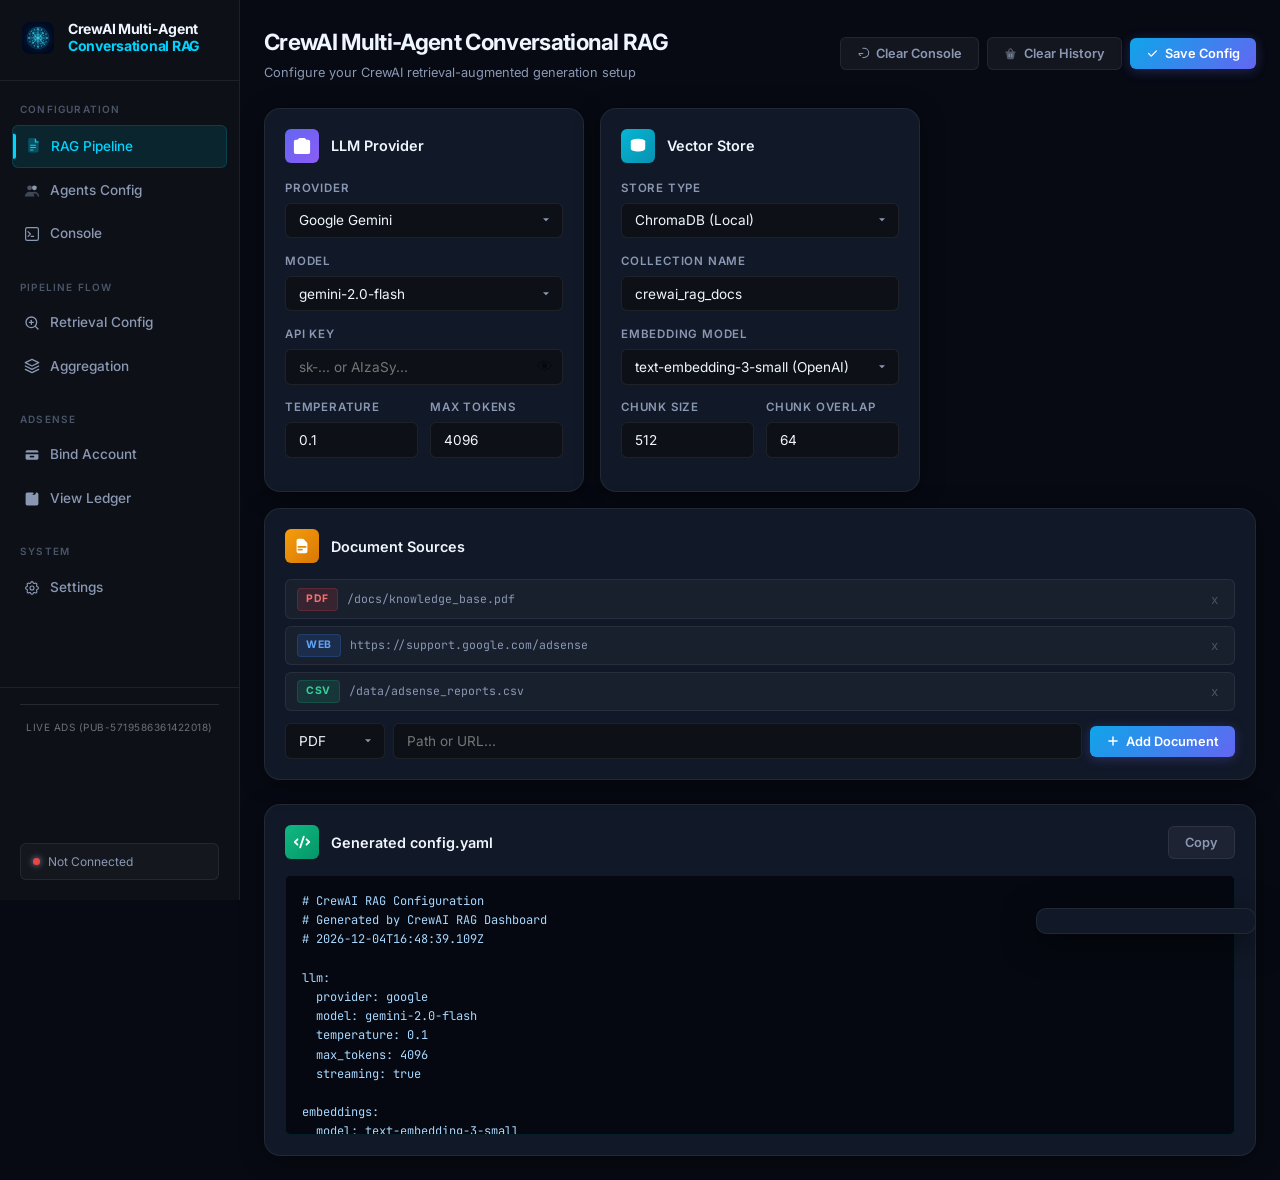
<file: templates/index.html>
<!DOCTYPE html>
<html lang="en">

<head>
  <meta charset="UTF-8" />
  <meta name="viewport" content="width=device-width, initial-scale=1.0" />
  <title>CrewAI Multi-Agent Conversational RAG</title>
  <meta name="description"
    content="Configure CrewAI RAG pipelines, bind your Google AdSense account, and view earnings ledger â€” all in one premium dashboard." />
  <link rel="preconnect" href="https://fonts.googleapis.com" />
  <link
    href="https://fonts.googleapis.com/css2?family=Inter:wght@300;400;500;600;700;800&family=JetBrains+Mono:wght@400;500&display=swap"
    rel="stylesheet" />
  <link rel="icon" type="image/jpeg" href="assets/logo.jpg" />
  <link rel="stylesheet" href="style.css" />
  <meta property="og:title" content="CrewAI Multi-Agent Conversational RAG" />
  <meta property="og:description"
    content="Configure CrewAI RAG pipelines, bind your Google AdSense account, and view earnings ledger – all in one premium dashboard." />
  <meta property="og:image" content="http://crewairag.com/assets/logo.jpg" />
  <meta property="og:url" content="http://crewairag.com/" />
  <meta property="og:type" content="website" />
  <meta name="twitter:card" content="summary_large_image" />
  <meta name="twitter:title" content="CrewAI Multi-Agent Conversational RAG" />
  <meta name="twitter:description"
    content="Configure CrewAI RAG pipelines, bind your Google AdSense account, and view earnings ledger." />
  <meta name="twitter:image" content="http://crewairag.com/assets/logo.jpg" />
  <meta name="google-adsense-account" content="ca-pub-5719586361422018">
  <!-- Google AdSense -->
  <script async src="https://pagead2.googlesyndication.com/pagead/js/adsbygoogle.js?client=ca-pub-5719586361422018"
    crossorigin="anonymous"></script>
  <!-- Google Tag Manager -->
  <script>(function (w, d, s, l, i) {
      w[l] = w[l] || []; w[l].push({
        'gtm.start':
          new Date().getTime(), event: 'gtm.js'
      }); var f = d.getElementsByTagName(s)[0],
        j = d.createElement(s), dl = l != 'dataLayer' ? '&l=' + l : ''; j.async = true; j.src =
          'https://www.googletagmanager.com/gtm.js?id=' + i + dl; f.parentNode.insertBefore(j, f);
    })(window, document, 'script', 'dataLayer', 'GTM-TS368DGJ');</script>
  <!-- End Google Tag Manager -->
</head>

<body>
  <!-- Google Tag Manager (noscript) -->
  <noscript><iframe src="https://www.googletagmanager.com/ns.html?id=GTM-TS368DGJ" height="0" width="0"
      style="display:none;visibility:hidden"></iframe></noscript>
  <!-- End Google Tag Manager (noscript) -->
  <!-- SIDEBAR -->
  <aside class="sidebar" id="sidebar">
    <div class="sidebar-logo">
      <div class="logo-icon" style="background:transparent; border:none;">
        <img src="assets/logo.jpg" alt="Logo"
          style="width: 32px; height: 32px; border-radius: 8px; object-fit: cover;" />
      </div>
      <span class="logo-text" style="font-size: 14px; white-space: normal; line-height: 1.2;">CrewAI
        Multi-Agent<br /><span class="logo-accent">Conversational RAG</span></span>
    </div>

    <nav class="sidebar-nav">
      <div class="nav-group-label">Configuration</div>

      <!-- RAG Pipeline â€” document icon -->
      <a href="#" class="nav-item active" data-tab="rag-config" id="nav-rag-config">
        <svg class="nav-icon" viewBox="0 0 20 20" fill="none">
          <path d="M4 2a2 2 0 012-2h5.586A2 2 0 0113 .586L16.414 4A2 2 0 0117 5.414V16a2 2 0 01-2 2H6a2 2 0 01-2-2V2z"
            fill="currentColor" opacity=".25" />
          <path d="M13 1v4h4" stroke="currentColor" stroke-width="1.4" stroke-linejoin="round" fill="none" />
          <line x1="7" y1="9" x2="13" y2="9" stroke="currentColor" stroke-width="1.3" stroke-linecap="round" />
          <line x1="7" y1="12" x2="13" y2="12" stroke="currentColor" stroke-width="1.3" stroke-linecap="round" />
          <line x1="7" y1="15" x2="10" y2="15" stroke="currentColor" stroke-width="1.3" stroke-linecap="round" />
        </svg>
        RAG Pipeline
      </a>

      <!-- Agents -->
      <a href="#" class="nav-item" data-tab="agents" id="nav-agents">
        <svg class="nav-icon" viewBox="0 0 20 20">
          <circle cx="7" cy="6" r="3" fill="currentColor" opacity=".5" />
          <circle cx="13" cy="6" r="3" fill="currentColor" />
          <path d="M1 17a6 6 0 0112 0H1zm6 0a6 6 0 0112 0h-2a4 4 0 00-8 0H7z" fill="currentColor" opacity=".4" />
        </svg>
        Agents Config
      </a>

      <!-- Console -->
      <a href="#" class="nav-item" data-tab="console" id="nav-console">
        <svg class="nav-icon" viewBox="0 0 20 20">
          <path d="M2 4a2 2 0 012-2h12a2 2 0 012 2v12a2 2 0 01-2 2H4a2 2 0 01-2-2V4zm3 3l3 3-3 3m4 0h3"
            stroke="currentColor" stroke-width="1.5" fill="none" stroke-linecap="round" stroke-linejoin="round" />
        </svg>
        Console
      </a>

      <!-- â”€â”€ PIPELINE FLOW group â”€â”€ -->
      <div class="nav-group-label" style="margin-top:1.5rem">Pipeline Flow</div>

      <!-- Retrieval -->
      <a href="#" class="nav-item" data-tab="retrieval" id="nav-retrieval">
        <svg class="nav-icon" viewBox="0 0 24 24" fill="none" stroke="currentColor" stroke-width="2"
          stroke-linecap="round" stroke-linejoin="round">
          <circle cx="11" cy="11" r="8"></circle>
          <line x1="21" y1="21" x2="16.65" y2="16.65"></line>
          <line x1="11" y1="8" x2="11" y2="14"></line>
          <line x1="8" y1="11" x2="14" y2="11"></line>
        </svg>
        Retrieval Config
      </a>

      <!-- Aggregation -->
      <a href="#" class="nav-item" data-tab="aggregation" id="nav-aggregation">
        <svg class="nav-icon" viewBox="0 0 24 24" fill="none" stroke="currentColor" stroke-width="2"
          stroke-linecap="round" stroke-linejoin="round">
          <polygon points="12 2 2 7 12 12 22 7 12 2"></polygon>
          <polyline points="2 17 12 22 22 17"></polyline>
          <polyline points="2 12 12 17 22 12"></polyline>
        </svg>
        Aggregation
      </a>

      <!-- â”€â”€ ADSENSE group â”€â”€ -->
      <div class="nav-group-label" style="margin-top:1.5rem">AdSense</div>
      <a href="#" class="nav-item" data-tab="adsense-bind" id="nav-adsense-bind">
        <svg class="nav-icon" viewBox="0 0 20 20">
          <path
            d="M4 4a2 2 0 00-2 2v1h16V6a2 2 0 00-2-2H4zm-2 5v5a2 2 0 002 2h12a2 2 0 002-2V9H2zm5 3a1 1 0 011-1h4a1 1 0 110 2H8a1 1 0 01-1-1z"
            fill="currentColor" />
        </svg>
        Bind Account
      </a>
      <a href="#" class="nav-item" data-tab="ledger" id="nav-ledger">
        <svg class="nav-icon" viewBox="0 0 20 20">
          <path
            d="M9 2a1 1 0 000 2h2a1 1 0 100-2H9zm4 6a1 1 0 00-1-1H8a1 1 0 000 2h4a1 1 0 001-1zm-1 4a1 1 0 10-6 0 1 1 0 006 0zM4 2a2 2 0 00-2 2v12a2 2 0 002 2h12a2 2 0 002-2V4a2 2 0 00-2-2h-1a3 3 0 01-6 0H4z"
            fill="currentColor" />
        </svg>
        View Ledger
      </a>

      <!-- â”€â”€ SYSTEM group â”€â”€ -->
      <div class="nav-group-label" style="margin-top:1.5rem">System</div>
      <a href="#" class="nav-item" data-tab="settings" id="nav-settings">
        <svg class="nav-icon" viewBox="0 0 20 20" fill="none">
          <path
            d="M11.49 3.17c-.38-1.56-2.6-1.56-2.98 0a1.532 1.532 0 01-2.286.948c-1.372-.836-2.942.734-2.106 2.106.54.886.061 2.042-.947 2.287-1.561.379-1.561 2.6 0 2.978a1.532 1.532 0 01.947 2.287c-.836 1.372.734 2.942 2.106 2.106a1.532 1.532 0 012.287.947c.379 1.561 2.6 1.561 2.978 0a1.533 1.533 0 012.287-.947c1.372.836 2.942-.734 2.106-2.106a1.533 1.533 0 01.947-2.287c1.561-.379 1.561-2.6 0-2.978a1.532 1.532 0 01-.947-2.287c.836-1.372-.734-2.942-2.106-2.106a1.532 1.532 0 01-2.287-.947z"
            stroke="currentColor" stroke-width="1.4" />
          <circle cx="10" cy="10" r="2.5" stroke="currentColor" stroke-width="1.4" />
        </svg>
        Settings
      </a>
    </nav>

    <div class="sidebar-footer">
      <!-- Google AdSense - Sidebar Bottom Live Ads -->
      <div class="sidebar-ad-container"
        style="margin-bottom: 15px; text-align: center; border-top: 1px solid rgba(255,255,255,0.1); padding-top: 10px;">
        <span
          style="font-size: 10px; color: rgba(255,255,255,0.4); text-transform: uppercase; letter-spacing: 0.5px;">Live
          Ads (pub-5719586361422018)</span>
        <ins class="adsbygoogle" style="display:block; min-height: 90px;" data-ad-client="ca-pub-5719586361422018"
          data-ad-format="auto" data-full-width-responsive="true"></ins>
        <script>
          (adsbygoogle = window.adsbygoogle || []).push({});
        </script>
      </div>

      <div class="status-badge" id="status-badge">
        <span class="status-dot"></span>
        <span id="status-text">Not Connected</span>
      </div>
    </div>
  </aside>

  <!-- MAIN -->
  <main class="main-content">
    <header class="topbar">
      <div class="topbar-left">
        <h1 class="page-title" id="page-title">CrewAI Multi-Agent Conversational RAG</h1>
        <span class="page-subtitle" id="page-subtitle">Configure your CrewAI retrieval-augmented generation setup</span>
      </div>
      <div class="topbar-right">
        <button class="btn btn-ghost" id="btn-clear-console" onclick="clearConsole()">
          <svg width="13" height="13" viewBox="0 0 20 20" fill="none">
            <path d="M9 2h2a7 7 0 010 14H9m-5.7-4.3L5.6 13M3 10h6" stroke="currentColor" stroke-width="1.6"
              stroke-linecap="round" stroke-linejoin="round" />
          </svg>
          Clear Console
        </button>
        <button class="btn btn-ghost" id="btn-clear-history" onclick="openClearHistoryModal()">
          <svg width="13" height="13" viewBox="0 0 20 20" fill="none">
            <path
              d="M9 2a1 1 0 00-.894.553L5.382 7H3a1 1 0 000 2h.28l1.47 8.235A2 2 0 006.72 19h6.56a2 2 0 001.97-1.765L16.72 9H17a1 1 0 000-2h-2.382l-2.724-4.447A1 1 0 0011 2H9zM7.618 7l1.5-3h1.764l1.5 3H7.618z"
              fill="currentColor" opacity=".5" />
            <path d="M8 11v4m4-4v4" stroke="currentColor" stroke-width="1.5" stroke-linecap="round" />
          </svg>
          Clear History
        </button>
        <button class="btn btn-primary" id="btn-save-all" onclick="saveConfig()">
          <svg width="13" height="13" viewBox="0 0 20 20" fill="currentColor">
            <path
              d="M16.707 5.293a1 1 0 010 1.414l-8 8a1 1 0 01-1.414 0l-4-4a1 1 0 011.414-1.414L8 12.586l7.293-7.293a1 1 0 011.414 0z" />
          </svg>
          Save Config
        </button>
      </div>
    </header>

    <!-- TAB: RAG CONFIG -->
    <section class="tab-panel active" id="tab-rag-config">
      <div class="cards-grid">
        <div class="card">
          <div class="card-header">
            <div class="card-icon" style="background:linear-gradient(135deg,#6366f1,#8b5cf6)">
              <svg width="18" height="18" viewBox="0 0 20 20" fill="white">
                <path
                  d="M13 7H7v6h6V7zm-2 4H9V9h2v2zm2-10H7L5 3H3a2 2 0 00-2 2v12a2 2 0 002 2h14a2 2 0 002-2V5a2 2 0 00-2-2h-2L13 1z" />
              </svg>
            </div>
            <h2 class="card-title">LLM Provider</h2>
          </div>
          <div class="form-group">
            <label class="form-label">Provider</label>
            <select class="form-select" id="llm-provider" onchange="updateConfig()">
              <option value="google">Google Gemini</option>
              <option value="openai">OpenAI GPT-4o</option>
              <option value="anthropic">Anthropic Claude</option>
              <option value="ollama">Ollama (Local)</option>
            </select>
          </div>
          <div class="form-group">
            <label class="form-label">Model</label>
            <select class="form-select" id="llm-model" onchange="updateConfig()">
              <option value="gemini-2.0-flash">gemini-2.0-flash</option>
              <option value="gemini-1.5-pro">gemini-1.5-pro</option>
              <option value="gpt-4o">gpt-4o</option>
              <option value="claude-3-5-sonnet">claude-3-5-sonnet</option>
            </select>
          </div>
          <div class="form-group">
            <label class="form-label">API Key</label>
            <div class="input-eye-wrap">
              <input type="password" class="form-input" id="llm-api-key" placeholder="sk-... or AIzaSy..."
                onchange="updateConfig()" />
              <button class="eye-btn" onclick="toggleVisibility('llm-api-key',this)">&#128065;</button>
            </div>
          </div>
          <div class="form-row">
            <div class="form-group">
              <label class="form-label">Temperature</label>
              <input type="number" class="form-input" id="llm-temp" value="0.1" min="0" max="2" step="0.1"
                onchange="updateConfig()" />
            </div>
            <div class="form-group">
              <label class="form-label">Max Tokens</label>
              <input type="number" class="form-input" id="llm-tokens" value="4096" min="256" max="32768"
                onchange="updateConfig()" />
            </div>
          </div>
        </div>

        <div class="card">
          <div class="card-header">
            <div class="card-icon" style="background:linear-gradient(135deg,#06b6d4,#0891b2)">
              <svg width="18" height="18" viewBox="0 0 20 20" fill="white">
                <ellipse cx="10" cy="5" rx="8" ry="3" />
                <path d="M2 5v4c0 1.657 3.582 3 8 3s8-1.343 8-3V5" />
                <path d="M2 9v4c0 1.657 3.582 3 8 3s8-1.343 8-3V9" />
              </svg>
            </div>
            <h2 class="card-title">Vector Store</h2>
          </div>
          <div class="form-group">
            <label class="form-label">Store Type</label>
            <select class="form-select" id="vector-store" onchange="updateConfig()">
              <option value="chroma">ChromaDB (Local)</option>
              <option value="pinecone">Pinecone</option>
              <option value="weaviate">Weaviate</option>
              <option value="qdrant">Qdrant</option>
            </select>
          </div>
          <div class="form-group">
            <label class="form-label">Collection Name</label>
            <input type="text" class="form-input" id="collection-name" value="crewai_rag_docs"
              onchange="updateConfig()" />
          </div>
          <div class="form-group">
            <label class="form-label">Embedding Model</label>
            <select class="form-select" id="embed-model" onchange="updateConfig()">
              <option value="text-embedding-3-small">text-embedding-3-small (OpenAI)</option>
              <option value="models/embedding-001">embedding-001 (Google)</option>
              <option value="all-MiniLM-L6-v2">all-MiniLM-L6-v2 (Local)</option>
            </select>
          </div>
          <div class="form-row">
            <div class="form-group">
              <label class="form-label">Chunk Size</label>
              <input type="number" class="form-input" id="chunk-size" value="512" onchange="updateConfig()" />
            </div>
            <div class="form-group">
              <label class="form-label">Chunk Overlap</label>
              <input type="number" class="form-input" id="chunk-overlap" value="64" onchange="updateConfig()" />
            </div>
          </div>
        </div>

        <div class="card card-wide">
          <div class="card-header">
            <div class="card-icon" style="background:linear-gradient(135deg,#f59e0b,#d97706)">
              <svg width="18" height="18" viewBox="0 0 20 20" fill="white">
                <path
                  d="M4 4a2 2 0 012-2h4.586A2 2 0 0112 2.586L15.414 6A2 2 0 0116 7.414V16a2 2 0 01-2 2H6a2 2 0 01-2-2V4zm2 6a1 1 0 000 2h8a1 1 0 100-2H6zm0 3a1 1 0 000 2h4a1 1 0 100-2H6z" />
              </svg>
            </div>
            <h2 class="card-title">Document Sources</h2>
          </div>
          <div class="source-list" id="source-list">
            <div class="source-item"><span class="source-type-badge badge-pdf">PDF</span><span
                class="source-path">/docs/knowledge_base.pdf</span><button class="remove-source"
                onclick="removeSource(this)">x</button></div>
            <div class="source-item"><span class="source-type-badge badge-web">WEB</span><span
                class="source-path">https://support.google.com/adsense</span><button class="remove-source"
                onclick="removeSource(this)">x</button></div>
            <div class="source-item"><span class="source-type-badge badge-csv">CSV</span><span
                class="source-path">/data/adsense_reports.csv</span><button class="remove-source"
                onclick="removeSource(this)">x</button></div>
          </div>
          <div class="add-source-row">
            <select class="form-select" id="new-source-type" style="width:100px;flex-shrink:0">
              <option value="PDF">PDF</option>
              <option value="WEB">WEB</option>
              <option value="CSV">CSV</option>
              <option value="TXT">TXT</option>
              <option value="PHP">PHP</option>
              <option value="HTML">HTML</option>
              <option value="ZIP">ZIP (Backup)</option>
            </select>
            <input type="text" class="form-input" id="new-source-path" placeholder="Path or URL..." />
            <button class="btn btn-primary" onclick="addSource()">
              <svg width="14" height="14" viewBox="0 0 24 24" fill="none" stroke="currentColor" stroke-width="2.5"
                stroke-linecap="round">
                <line x1="12" y1="5" x2="12" y2="19" />
                <line x1="5" y1="12" x2="19" y2="12" />
              </svg>
              Add Document
            </button>
          </div>
        </div>
      </div>

      <div class="card" style="margin-top:1.5rem">
        <div class="card-header" style="justify-content:space-between">
          <div style="display:flex;align-items:center;gap:.75rem">
            <div class="card-icon" style="background:linear-gradient(135deg,#10b981,#059669)">
              <svg width="18" height="18" viewBox="0 0 20 20" fill="white">
                <path fill-rule="evenodd"
                  d="M12.316 3.051a1 1 0 01.633 1.265l-4 12a1 1 0 11-1.898-.632l4-12a1 1 0 011.265-.633zM5.707 6.293a1 1 0 010 1.414L3.414 10l2.293 2.293a1 1 0 11-1.414 1.414l-3-3a1 1 0 010-1.414l3-3a1 1 0 011.414 0zm8.586 0a1 1 0 011.414 0l3 3a1 1 0 010 1.414l-3 3a1 1 0 11-1.414-1.414L16.586 10l-2.293-2.293a1 1 0 010-1.414z"
                  clip-rule="evenodd" />
              </svg>
            </div>
            <h2 class="card-title">Generated config.yaml</h2>
          </div>
          <button class="btn btn-ghost" onclick="copyConfig()">Copy</button>
        </div>
        <pre class="code-preview" id="config-preview"></pre>
      </div>
    </section>

    <!-- TAB: AGENTS -->
    <section class="tab-panel" id="tab-agents">
      <div class="cards-grid">
        <div class="card">
          <div class="card-header">
            <div class="agent-avatar"
              style="background:linear-gradient(135deg,#8b5cf6,#6366f1); display:flex; align-items:center; justify-content:center;">
              <svg width="24" height="24" viewBox="0 0 24 24" fill="none" stroke="white" stroke-width="2"
                stroke-linecap="round" stroke-linejoin="round">
                <path d="M4 19.5A2.5 2.5 0 0 1 6.5 17H20"></path>
                <path d="M6.5 2H20v20H6.5A2.5 2.5 0 0 1 4 19.5v-15A2.5 2.5 0 0 1 6.5 2z"></path>
              </svg>
            </div>
            <div>
              <h2 class="card-title">Knowledge Retrieval Specialist</h2>
              <span class="agent-role-tag">RAG Retrieval</span>
            </div>
          </div>
          <div class="form-group">
            <label class="form-label">Role</label>
            <input type="text" class="form-input" value="Knowledge Retrieval Specialist" />
          </div>
          <div class="form-group">
            <label class="form-label">Goal</label>
            <textarea
              class="form-input form-textarea">Find and retrieve relevant AdSense performance data, policies, and insights from the knowledge base.</textarea>
          </div>
          <div class="form-group">
            <label class="form-label">Backstory</label>
            <textarea
              class="form-input form-textarea">Expert in Google AdSense monetization strategies with deep knowledge of revenue optimization and policy compliance.</textarea>
          </div>
          <div class="toggle-row">
            <label class="form-label">Verbose</label>
            <label class="toggle"><input type="checkbox" checked id="researcher-verbose" /><span
                class="toggle-slider"></span></label>
          </div>
          <div class="toggle-row">
            <label class="form-label">Memory Enabled</label>
            <label class="toggle"><input type="checkbox" checked id="researcher-memory" /><span
                class="toggle-slider"></span></label>
          </div>
        </div>

        <div class="card">
          <div class="card-header">
            <div class="agent-avatar"
              style="background:linear-gradient(135deg,#0ea5e9,#06b6d4); display:flex; align-items:center; justify-content:center;">
              <svg width="24" height="24" viewBox="0 0 24 24" fill="none" stroke="white" stroke-width="2"
                stroke-linecap="round" stroke-linejoin="round">
                <polygon points="12 2 2 7 12 12 22 7 12 2"></polygon>
                <polyline points="2 17 12 22 22 17"></polyline>
                <polyline points="2 12 12 17 22 12"></polyline>
              </svg>
            </div>
            <div>
              <h2 class="card-title">Aggregator Host Specialist</h2>
              <span class="agent-role-tag">Data Synthesis</span>
            </div>
          </div>
          <div class="form-group">
            <label class="form-label">Role</label>
            <input type="text" class="form-input" value="Aggregator Host Specialist" />
          </div>
          <div class="form-group">
            <label class="form-label">Goal</label>
            <textarea
              class="form-input form-textarea">Analyze retrieved AdSense data to generate actionable revenue insights and optimization recommendations.</textarea>
          </div>
          <div class="form-group">
            <label class="form-label">Backstory</label>
            <textarea
              class="form-input form-textarea">Senior data analyst specializing in publisher monetization and advertising performance metrics.</textarea>
          </div>
          <div class="toggle-row">
            <label class="form-label">Verbose</label>
            <label class="toggle"><input type="checkbox" id="analyst-verbose" /><span
                class="toggle-slider"></span></label>
          </div>
          <div class="toggle-row">
            <label class="form-label">Memory Enabled</label>
            <label class="toggle"><input type="checkbox" checked id="analyst-memory" /><span
                class="toggle-slider"></span></label>
          </div>
        </div>

        <div class="card">
          <div class="card-header">
            <div class="agent-avatar"
              style="background:linear-gradient(135deg,#f59e0b,#ef4444); display:flex; align-items:center; justify-content:center;">
              <svg width="24" height="24" viewBox="0 0 24 24" fill="none" stroke="white" stroke-width="2"
                stroke-linecap="round" stroke-linejoin="round">
                <path d="M12 19l7-7 3 3-7 7-3-3z"></path>
                <path d="M18 13l-1.5-7.5L2 2l3.5 14.5L13 18l5-5z"></path>
                <path d="M2 2l7.586 7.586"></path>
                <circle cx="11" cy="11" r="2"></circle>
              </svg>
            </div>
            <div>
              <h2 class="card-title">Writer Agent</h2>
              <span class="agent-role-tag">Report Generation</span>
            </div>
          </div>
          <div class="form-group">
            <label class="form-label">Role</label>
            <input type="text" class="form-input" value="Report Generator" />
          </div>
          <div class="form-group">
            <label class="form-label">Goal</label>
            <textarea
              class="form-input form-textarea">Compile research and analysis into clear, structured AdSense performance reports and revenue summaries.</textarea>
          </div>
          <div class="form-group">
            <label class="form-label">Backstory</label>
            <textarea
              class="form-input form-textarea">Technical writer with expertise in financial and advertising performance documentation.</textarea>
          </div>
          <div class="toggle-row">
            <label class="form-label">Verbose</label>
            <label class="toggle"><input type="checkbox" id="writer-verbose" /><span
                class="toggle-slider"></span></label>
          </div>
          <div class="toggle-row">
            <label class="form-label">Memory Enabled</label>
            <label class="toggle"><input type="checkbox" id="writer-memory" /><span
                class="toggle-slider"></span></label>
          </div>
        </div>
      </div>
    </section>

    <!-- TAB: CONSOLE -->
    <section class="tab-panel" id="tab-console">
      <div class="console-container">
        <div class="console-toolbar">
          <div class="console-filters">
            <button class="filter-btn active" data-filter="all">ALL</button>
            <button class="filter-btn" data-filter="info">INFO</button>
            <button class="filter-btn" data-filter="success">SUCCESS</button>
            <button class="filter-btn" data-filter="warn">WARN</button>
            <button class="filter-btn" data-filter="error">ERROR</button>
          </div>
          <div style="display:flex;gap:.5rem;align-items:center">
            <span class="console-count" id="log-count">0 entries</span>
            <button class="btn btn-ghost btn-sm" onclick="clearConsole()">Clear</button>
            <button class="btn btn-ghost btn-sm" onclick="exportLogs()">Export</button>
          </div>
        </div>
        <div class="console-output" id="console-output"></div>
        <div class="console-input-row">
          <span class="console-prompt">$</span>
          <input type="text" class="console-input" id="console-cmd" placeholder="Run crewai command..."
            onkeydown="if(event.key==='Enter')runConsoleCmd()" />
          <button class="btn btn-primary btn-sm" onclick="runConsoleCmd()">Run</button>
        </div>
      </div>
    </section>

    <!-- TAB: ADSENSE BIND -->
    <section class="tab-panel" id="tab-adsense-bind">

      <!-- Gmail account banner -->
      <div class="gmail-account-bar">
        <div class="gmail-avatar">R</div>
        <div class="gmail-info">
          <div class="gmail-name">Reky Prasetyo</div>
          <div class="gmail-email">rekyprasetyo446@gmail.com</div>
        </div>
        <span class="gmail-badge">Google Account Linked</span>
        <div style="flex:1"></div>
        <button class="btn btn-ghost btn-sm" onclick="switchGoogleAccount()">
          <svg width="13" height="13" viewBox="0 0 20 20" fill="none">
            <path d="M4 4a2 2 0 00-2 2v1h16V6a2 2 0 00-2-2H4zm-2 5v5a2 2 0 002 2h12a2 2 0 002-2V9H2z"
              fill="currentColor" />
          </svg>
          Switch Account
        </button>
      </div>

      <!-- Publisher account selector -->
      <div class="pub-tabs" id="pub-tabs">
        <button class="pub-tab active" data-pub="pub-5719586361422018" onclick="selectPub(this,'pub-5719586361422018')">
          <div class="pub-tab-id">pub-5719586361422018</div>
          <div class="pub-tab-label">Primary Account</div>
        </button>
        <button class="pub-tab pub-tab-add" onclick="addNewPub()">
          <svg width="16" height="16" viewBox="0 0 20 20" fill="none">
            <line x1="10" y1="4" x2="10" y2="16" stroke="currentColor" stroke-width="1.6" stroke-linecap="round" />
            <line x1="4" y1="10" x2="16" y2="10" stroke="currentColor" stroke-width="1.6" stroke-linecap="round" />
          </svg>
          Add Publisher
        </button>
      </div>

      <div class="bind-layout">
        <!-- OAuth2 form -->
        <div class="card bind-form-card">
          <div class="card-header">
            <div class="card-icon" style="background:linear-gradient(135deg,#f59e0b,#ef4444)">
              <svg width="18" height="18" viewBox="0 0 24 24" fill="white">
                <path
                  d="M22.56 12.25c0-.78-.07-1.53-.2-2.25H12v4.26h5.92c-.26 1.37-1.04 2.53-2.21 3.31v2.77h3.57c2.08-1.92 3.28-4.74 3.28-8.09z"
                  fill="#4285F4" />
                <path
                  d="M12 23c2.97 0 5.46-.98 7.28-2.66l-3.57-2.77c-.98.66-2.23 1.06-3.71 1.06-2.86 0-5.29-1.93-6.16-4.53H2.18v2.84C3.99 20.53 7.7 23 12 23z"
                  fill="#34A853" />
                <path
                  d="M5.84 14.09c-.22-.66-.35-1.36-.35-2.09s.13-1.43.35-2.09V7.07H2.18C1.43 8.55 1 10.22 1 12s.43 3.45 1.18 4.93l2.85-2.22.81-.62z"
                  fill="#FBBC05" />
                <path
                  d="M12 5.38c1.62 0 3.06.56 4.21 1.64l3.15-3.15C17.45 2.09 14.97 1 12 1 7.7 1 3.99 3.47 2.18 7.07l3.66 2.84c.87-2.6 3.3-4.53 6.16-4.53z"
                  fill="#EA4335" />
              </svg>
            </div>
            <div>
              <h2 class="card-title">Google AdSense OAuth2</h2>
              <span style="font-size:.7rem;color:var(--text-muted)" id="active-pub-label">Active:
                pub-5719586361422018</span>
            </div>
          </div>

          <div class="oauth-flow">
            <div class="oauth-step active" id="step-1">
              <div class="step-number">1</div>
              <div class="step-content">
                <div class="step-title"
                  style="display:flex;justify-content:space-between;align-items:center;width:100%">
                  <span>OAuth2 Credentials</span>
                  <a href="https://console.cloud.google.com/apis/credentials" target="_blank"
                    class="btn btn-ghost btn-sm"
                    style="font-size:.65rem;padding:.2rem .5rem;text-decoration:none;display:flex;align-items:center;gap:.25rem">
                    Get Credentials <svg width="10" height="10" viewBox="0 0 20 20" fill="currentColor">
                      <path
                        d="M11 3a1 1 0 100 2h2.586l-6.293 6.293a1 1 0 101.414 1.414L15 6.414V9a1 1 0 102 0V4a1 1 0 00-1-1h-5z" />
                      <path d="M5 5a2 2 0 00-2 2v8a2 2 0 002 2h8a2 2 0 002-2v-3a1 1 0 10-2 0v3H5V7h3a1 1 0 000-2H5z" />
                    </svg>
                  </a>
                </div>
                <div class="form-group" style="margin-top:.75rem">
                  <label class="form-label">Gmail / Google Account</label>
                  <div class="input-eye-wrap">
                    <input type="email" class="form-input" id="gmail-input" value="rekyprasetyo446@gmail.com" readonly
                      style="color:var(--cyan)" />
                    <span
                      style="position:absolute;right:.7rem;top:50%;transform:translateY(-50%);font-size:.65rem;color:var(--green);font-weight:700">&#10003;</span>
                  </div>
                </div>
                <div class="form-group">
                  <label class="form-label">Client ID</label>
                  <input type="text" class="form-input" id="client-id"
                    placeholder="123456789-xxxxx.apps.googleusercontent.com" />
                </div>
                <div class="form-group">
                  <label class="form-label">Client Secret</label>
                  <div class="input-eye-wrap">
                    <input type="password" class="form-input" id="client-secret" placeholder="GOCSPX-..." />
                    <button class="eye-btn" onclick="toggleVisibility('client-secret',this)">&#128065;</button>
                  </div>
                </div>
                <div class="form-group">
                  <label class="form-label">Redirect URI</label>
                  <input type="text" class="form-input" id="redirect-uri" value="http://crewairag.com/callback" />
                </div>
              </div>
            </div>

            <div class="oauth-step" id="step-2">
              <div class="step-number">2</div>
              <div class="step-content">
                <div class="step-title">Publisher ID &amp; Scopes</div>
                <div class="form-group" style="margin-top:.75rem">
                  <label class="form-label">Publisher ID</label>
                  <select class="form-select" id="pub-id-select" onchange="onPubIdChange(this.value)">
                    <option value="pub-5719586361422018">pub-5719586361422018 (Primary)</option>
                  </select>
                </div>
                <div class="scope-list">
                  <label class="scope-item"><input type="checkbox" checked /><span>.../auth/adsense.readonly</span><span
                      class="scope-desc">View AdSense data</span></label>
                  <label class="scope-item"><input type="checkbox" checked /><span>.../auth/adsense</span><span
                      class="scope-desc">Manage AdSense</span></label>
                  <label class="scope-item"><input type="checkbox" /><span>.../auth/adsense.management</span><span
                      class="scope-desc">Manage accounts</span></label>
                </div>
              </div>
            </div>

            <div class="oauth-step" id="step-3">
              <div class="step-number">3</div>
              <div class="step-content">
                <div class="step-title">Connect &amp; Authorize</div>
                <button class="btn btn-google" id="btn-connect-adsense" onclick="connectAdSense()">
                  <svg width="18" height="18" viewBox="0 0 24 24">
                    <path
                      d="M22.56 12.25c0-.78-.07-1.53-.2-2.25H12v4.26h5.92c-.26 1.37-1.04 2.53-2.21 3.31v2.77h3.57c2.08-1.92 3.28-4.74 3.28-8.09z"
                      fill="#4285F4" />
                    <path
                      d="M12 23c2.97 0 5.46-.98 7.28-2.66l-3.57-2.77c-.98.66-2.23 1.06-3.71 1.06-2.86 0-5.29-1.93-6.16-4.53H2.18v2.84C3.99 20.53 7.7 23 12 23z"
                      fill="#34A853" />
                    <path
                      d="M5.84 14.09c-.22-.66-.35-1.36-.35-2.09s.13-1.43.35-2.09V7.07H2.18C1.43 8.55 1 10.22 1 12s.43 3.45 1.18 4.93l2.85-2.22.81-.62z"
                      fill="#FBBC05" />
                    <path
                      d="M12 5.38c1.62 0 3.06.56 4.21 1.64l3.15-3.15C17.45 2.09 14.97 1 12 1 7.7 1 3.99 3.47 2.18 7.07l3.66 2.84c.87-2.6 3.3-4.53 6.16-4.53z"
                      fill="#EA4335" />
                  </svg>
                  Sign in with Google
                </button>
              </div>
            </div>
          </div>
        </div>

        <!-- Status panel -->
        <div class="bind-status-card">

          <!-- Account cards for both pub IDs -->
          <div class="card" id="account-card-primary">
            <div class="card-header">
              <div class="pub-status-dot" id="dot-5719"></div>
              <div>
                <h2 class="card-title">pub-5719586361422018</h2>
                <span class="agent-role-tag">Primary Publisher</span>
              </div>
            </div>
            <div class="account-info" id="account-info-5719">
              <div class="account-placeholder">
                <svg width="36" height="36" viewBox="0 0 20 20" fill="none">
                  <circle cx="10" cy="10" r="9" stroke="rgba(255,255,255,0.1)" stroke-width="1.5" />
                  <path d="M10 6a2 2 0 100 4 2 2 0 000-4zm-4 8a4 4 0 018 0H6z" fill="rgba(255,255,255,0.1)" />
                </svg>
                <p>Not yet connected</p>
              </div>
            </div>
          </div>

          <!-- .env output -->
          <div class="card" style="margin-top:.75rem">
            <div class="card-header">
              <h2 class="card-title">Environment Variables</h2>
            </div>
            <pre class="code-preview small-code" id="env-preview"># Not yet configured
GOOGLE_ADSENSE_CLIENT_ID=
GOOGLE_ADSENSE_CLIENT_SECRET=
GOOGLE_ADSENSE_REDIRECT_URI=
GOOGLE_ADSENSE_GMAIL=rekyprasetyo446@gmail.com
GOOGLE_ADSENSE_PUB_PRIMARY=pub-5719586361422018
GOOGLE_ADSENSE_ACCESS_TOKEN=
GOOGLE_ADSENSE_REFRESH_TOKEN=</pre>
            <button class="btn btn-ghost" style="margin-top:.75rem;width:100%" onclick="copyEnv()">Copy .env</button>
          </div>
        </div>
      </div>
    </section>

    <!-- TAB: LEDGER -->
    <section class="tab-panel" id="tab-ledger">
      <div class="stats-row">
        <div class="stat-card">
          <div class="stat-label">Total Earnings (MTD)</div>
          <div class="stat-value green">$1,284.72</div>
          <div class="stat-delta up">+12.4% vs last month</div>
        </div>
        <div class="stat-card">
          <div class="stat-label">Page RPM</div>
          <div class="stat-value">$3.81</div>
          <div class="stat-delta up">+5.2%</div>
        </div>
        <div class="stat-card">
          <div class="stat-label">Impressions</div>
          <div class="stat-value">337,188</div>
          <div class="stat-delta up">+7.1%</div>
        </div>
        <div class="stat-card">
          <div class="stat-label">CTR</div>
          <div class="stat-value">0.92%</div>
          <div class="stat-delta down">-0.3%</div>
        </div>
        <div class="stat-card">
          <div class="stat-label">Clicks</div>
          <div class="stat-value">3,102</div>
          <div class="stat-delta up">+8.9%</div>
        </div>
      </div>

      <div class="card" style="margin-top:1.5rem">
        <div class="card-header" style="justify-content:space-between">
          <div style="display:flex;align-items:center;gap:.75rem">
            <div class="card-icon" style="background:linear-gradient(135deg,#10b981,#06b6d4)">
              <svg width="18" height="18" viewBox="0 0 20 20" fill="white">
                <path
                  d="M9 2a1 1 0 000 2h2a1 1 0 100-2H9zm4 6a1 1 0 00-1-1H8a1 1 0 000 2h4a1 1 0 001-1zm-1 4a1 1 0 10-6 0 1 1 0 006 0zM4 2a2 2 0 00-2 2v12a2 2 0 002 2h12a2 2 0 002-2V4a2 2 0 00-2-2h-1a3 3 0 01-6 0H4z" />
              </svg>
            </div>
            <h2 class="card-title">Earnings Ledger <span
                style="font-size: 14px; opacity: 0.7; font-weight: normal; margin-left: 8px;">(pub-5719586361422018)</span>
            </h2>
          </div>
          <div style="display:flex;gap:.5rem">
            <select class="form-select" id="ledger-month" style="width:160px">
              <option>October 2026</option>
              <option>September 2026</option>
              <option>August 2026</option>
            </select>
            <button class="btn btn-ghost" onclick="exportLedger()">Export CSV</button>
            <button class="btn btn-primary" onclick="syncRealLedger()"
              style="background-color:#4285F4; border-color:#4285F4; color:white;">Sync Google AdSense</button>
            <button class="btn btn-primary" onclick="refreshLedger()">Mock Data</button>
          </div>
        </div>
        <div class="table-wrap" id="ledger-table-wrap">
          <table class="ledger-table" id="ledger-table">
            <thead>
              <tr>
                <th>Date</th>
                <th>Account ID</th>
                <th>Ad Unit</th>
                <th>Platform / Source</th>
                <th>Impressions</th>
                <th>Clicks</th>
                <th>CTR</th>
                <th>RPM</th>
                <th class="text-right">Earnings</th>
                <th>Status</th>
              </tr>
            </thead>
            <tbody id="ledger-body"></tbody>
          </table>
        </div>
        <div style="display: flex; gap: 8px; justify-content: center; margin-top: 12px; margin-bottom: 12px;">
          <button onclick="document.getElementById('ledger-table-wrap').scrollBy({left: -200, behavior: 'smooth'})"
            class="btn btn-secondary" style="padding: 4px 12px; font-size: 12px;">&larr; Geser Kiri</button>
          <button onclick="document.getElementById('ledger-table-wrap').scrollBy({left: 200, behavior: 'smooth'})"
            class="btn btn-secondary" style="padding: 4px 12px; font-size: 12px;">Geser Kanan &rarr;</button>
        </div>
        <div class="table-footer">
          <span id="ledger-info">Loading...</span>
          <div class="pagination" id="pagination"></div>
        </div>
      </div>
    </section>
  </main>

  <!-- â•â•â•â•â•â•â•â• TAB: RETRIEVAL CONFIG â•â•â•â•â•â•â•â• -->
  <section class="tab-panel" id="tab-retrieval" style="display:none">
    <div class="pipeline-flow-banner">
      <div class="pf-step active">
        <div class="pf-icon" style="background:linear-gradient(135deg,#6366f1,#8b5cf6)">
          <!-- Document icon -->
          <svg width="22" height="22" viewBox="0 0 20 20" fill="none">
            <path d="M4 2a2 2 0 012-2h5.586A2 2 0 0113 .586L16.414 4A2 2 0 0117 5.414V16a2 2 0 01-2 2H6a2 2 0 01-2-2V2z"
              fill="white" opacity=".3" />
            <path d="M13 1v4h4" stroke="white" stroke-width="1.4" stroke-linejoin="round" fill="none" />
            <line x1="7" y1="9" x2="13" y2="9" stroke="white" stroke-width="1.3" stroke-linecap="round" />
            <line x1="7" y1="12" x2="13" y2="12" stroke="white" stroke-width="1.3" stroke-linecap="round" />
            <line x1="7" y1="15" x2="10" y2="15" stroke="white" stroke-width="1.3" stroke-linecap="round" />
          </svg>
        </div>
        <div class="pf-label">Documents</div>
        <div class="pf-sublabel">Source Ingestion</div>
      </div>
      <div class="pf-arrow">&#8594;</div>
      <div class="pf-step active">
        <div class="pf-icon" style="background:linear-gradient(135deg,#06b6d4,#0891b2)">
          <!-- Chunk / split icon -->
          <svg width="22" height="22" viewBox="0 0 20 20" fill="none">
            <rect x="2" y="4" width="7" height="5" rx="1" fill="white" opacity=".5" />
            <rect x="11" y="4" width="7" height="5" rx="1" fill="white" opacity=".5" />
            <rect x="2" y="11" width="7" height="5" rx="1" fill="white" opacity=".8" />
            <rect x="11" y="11" width="7" height="5" rx="1" fill="white" />
            <line x1="9.5" y1="2" x2="9.5" y2="18" stroke="white" stroke-width="1" stroke-dasharray="2 2"
              opacity=".4" />
          </svg>
        </div>
        <div class="pf-label">Chunking</div>
        <div class="pf-sublabel">Split + Overlap</div>
      </div>
      <div class="pf-arrow">&#8594;</div>
      <div class="pf-step active">
        <div class="pf-icon" style="background:linear-gradient(135deg,#0ea5e9,#6366f1)">
          <!-- Embed icon -->
          <svg width="22" height="22" viewBox="0 0 20 20" fill="none">
            <circle cx="10" cy="10" r="3" fill="white" />
            <circle cx="10" cy="10" r="7" stroke="white" stroke-width="1.2" stroke-dasharray="3 2" opacity=".4" />
            <line x1="2" y1="10" x2="5" y2="10" stroke="white" stroke-width="1.4" stroke-linecap="round" opacity=".7" />
            <line x1="15" y1="10" x2="18" y2="10" stroke="white" stroke-width="1.4" stroke-linecap="round"
              opacity=".7" />
            <line x1="10" y1="2" x2="10" y2="5" stroke="white" stroke-width="1.4" stroke-linecap="round" opacity=".7" />
            <line x1="10" y1="15" x2="10" y2="18" stroke="white" stroke-width="1.4" stroke-linecap="round"
              opacity=".7" />
          </svg>
        </div>
        <div class="pf-label">Embedding</div>
        <div class="pf-sublabel">Vector Encode</div>
      </div>
      <div class="pf-arrow">&#8594;</div>
      <div class="pf-step">
        <div class="pf-icon" style="background:linear-gradient(135deg,#10b981,#059669)">
          <!-- Search / retrieve icon -->
          <svg width="22" height="22" viewBox="0 0 20 20" fill="none">
            <circle cx="8" cy="8" r="5" stroke="white" stroke-width="1.6" />
            <line x1="12" y1="12" x2="17" y2="17" stroke="white" stroke-width="1.8" stroke-linecap="round" />
            <line x1="5.5" y1="8" x2="10.5" y2="8" stroke="white" stroke-width="1.2" stroke-linecap="round"
              opacity=".6" />
            <line x1="8" y1="5.5" x2="8" y2="10.5" stroke="white" stroke-width="1.2" stroke-linecap="round"
              opacity=".6" />
          </svg>
        </div>
        <div class="pf-label">Retrieval</div>
        <div class="pf-sublabel">Top-K Search</div>
      </div>
    </div>

    <div class="cards-grid" style="margin-top:1.5rem">
      <div class="card">
        <div class="card-header">
          <div class="card-icon" style="background:linear-gradient(135deg,#10b981,#059669)">
            <svg width="18" height="18" viewBox="0 0 20 20" fill="none">
              <circle cx="8" cy="8" r="5" stroke="white" stroke-width="1.6" />
              <line x1="12" y1="12" x2="17" y2="17" stroke="white" stroke-width="1.8" stroke-linecap="round" />
            </svg>
          </div>
          <h2 class="card-title">Retrieval Settings</h2>
        </div>
        <div class="form-group">
          <label class="form-label">Search Strategy</label>
          <select class="form-select" id="ret-strategy">
            <option value="similarity">Similarity Search (cosine)</option>
            <option value="mmr">MMR (Max Marginal Relevance)</option>
            <option value="hybrid">Hybrid (dense + sparse)</option>
          </select>
        </div>
        <div class="form-group">
          <label class="form-label">Top-K Results</label>
          <input type="number" class="form-input" id="ret-topk" value="5" min="1" max="50" />
        </div>
        <div class="form-group">
          <label class="form-label">Similarity Threshold</label>
          <div style="display:flex;gap:.75rem;align-items:center">
            <input type="range" id="ret-threshold" min="0" max="1" step="0.05" value="0.7"
              style="flex:1;accent-color:var(--cyan)"
              oninput="document.getElementById('ret-threshold-val').textContent=this.value" />
            <span id="ret-threshold-val" style="font-family:monospace;color:var(--cyan);min-width:32px">0.7</span>
          </div>
        </div>
        <div class="form-group">
          <label class="form-label">Score Normalisation</label>
          <select class="form-select" id="ret-norm">
            <option value="none">None</option>
            <option value="l2">L2</option>
            <option value="minmax">Min-Max</option>
          </select>
        </div>
        <div class="toggle-row">
          <label class="form-label">Include Metadata</label>
          <label class="toggle"><input type="checkbox" checked id="ret-meta" /><span
              class="toggle-slider"></span></label>
        </div>
        <div class="toggle-row">
          <label class="form-label">Re-rank Results</label>
          <label class="toggle"><input type="checkbox" id="ret-rerank" /><span class="toggle-slider"></span></label>
        </div>
      </div>

      <div class="card">
        <div class="card-header">
          <div class="card-icon" style="background:linear-gradient(135deg,#6366f1,#8b5cf6)">
            <svg width="18" height="18" viewBox="0 0 20 20" fill="none">
              <path
                d="M4 2a2 2 0 012-2h5.586A2 2 0 0113 .586L16.414 4A2 2 0 0117 5.414V16a2 2 0 01-2 2H6a2 2 0 01-2-2V2z"
                fill="white" opacity=".4" />
              <path d="M13 1v4h4" stroke="white" stroke-width="1.4" fill="none" />
              <line x1="7" y1="9" x2="13" y2="9" stroke="white" stroke-width="1.3" stroke-linecap="round" />
              <line x1="7" y1="12" x2="13" y2="12" stroke="white" stroke-width="1.3" stroke-linecap="round" />
            </svg>
          </div>
          <h2 class="card-title">Document Filters</h2>
        </div>
        <div class="form-group">
          <label class="form-label">Filter by Source Type</label>
          <div class="checkbox-group">
            <label class="scope-item"><input type="checkbox" checked /><span>PDF</span></label>
            <label class="scope-item"><input type="checkbox" checked /><span>WEB</span></label>
            <label class="scope-item"><input type="checkbox" checked /><span>CSV</span></label>
            <label class="scope-item"><input type="checkbox" checked /><span>TXT</span></label>
            <label class="scope-item"><input type="checkbox" checked /><span>PHP</span></label>
            <label class="scope-item"><input type="checkbox" checked /><span>HTML</span></label>
            <label class="scope-item"><input type="checkbox" checked /><span>ZIP</span></label>
          </div>
        </div>
        <div class="form-group">
          <label class="form-label">Date Range Filter</label>
          <select class="form-select" id="ret-date">
            <option value="all">All time</option>
            <option value="7d">Last 7 days</option>
            <option value="30d">Last 30 days</option>
            <option value="90d">Last 90 days</option>
          </select>
        </div>
        <div class="form-group">
          <label class="form-label">Custom Metadata Filter (JSON)</label>
          <textarea class="form-input form-textarea" id="ret-meta-filter"
            style="font-family:monospace;font-size:.72rem">{"source_type": "pdf", "lang": "en"}</textarea>
        </div>
      </div>
    </div>
  </section>

  <!-- â•â•â•â•â•â•â•â• TAB: AGGREGATION â•â•â•â•â•â•â•â• -->
  <section class="tab-panel" id="tab-aggregation" style="display:none">
    <div class="pipeline-flow-banner">
      <div class="pf-step">
        <div class="pf-icon" style="background:linear-gradient(135deg,#10b981,#059669)">
          <svg width="22" height="22" viewBox="0 0 20 20" fill="none">
            <circle cx="8" cy="8" r="5" stroke="white" stroke-width="1.6" />
            <line x1="12" y1="12" x2="17" y2="17" stroke="white" stroke-width="1.8" stroke-linecap="round" />
          </svg>
        </div>
        <div class="pf-label">Retrieval</div>
        <div class="pf-sublabel">Top-K chunks</div>
      </div>
      <div class="pf-arrow">&#8594;</div>
      <div class="pf-step active">
        <div class="pf-icon" style="background:linear-gradient(135deg,#f59e0b,#ef4444)">
          <svg width="22" height="22" viewBox="0 0 20 20" fill="none">
            <rect x="1" y="13" width="4" height="6" rx="1" fill="white" opacity=".5" />
            <rect x="7" y="9" width="4" height="10" rx="1" fill="white" opacity=".7" />
            <rect x="13" y="5" width="4" height="14" rx="1" fill="white" />
            <polyline points="3,13 9,9 15,5" stroke="white" stroke-width="1.2" fill="none" stroke-linecap="round"
              stroke-linejoin="round" opacity=".6" />
          </svg>
        </div>
        <div class="pf-label">Aggregation</div>
        <div class="pf-sublabel">Merge + Score</div>
      </div>
      <div class="pf-arrow">&#8594;</div>
      <div class="pf-step">
        <div class="pf-icon" style="background:linear-gradient(135deg,#6366f1,#8b5cf6)">
          <svg width="22" height="22" viewBox="0 0 20 20" fill="none">
            <circle cx="10" cy="10" r="8" stroke="white" stroke-width="1.5" />
            <path d="M7 10l2 2 4-4" stroke="white" stroke-width="1.6" stroke-linecap="round" stroke-linejoin="round" />
          </svg>
        </div>
        <div class="pf-label">Context Build</div>
        <div class="pf-sublabel">LLM Prompt</div>
      </div>
      <div class="pf-arrow">&#8594;</div>
      <div class="pf-step">
        <div class="pf-icon" style="background:linear-gradient(135deg,#0ea5e9,#06b6d4)">
          <svg width="22" height="22" viewBox="0 0 20 20" fill="none">
            <path d="M4 4a2 2 0 012-2h5.586A2 2 0 0113 .586L16.414 4A2 2 0 0117 5.414V16a2 2 0 01-2 2H6a2 2 0 01-2-2V2z"
              fill="white" opacity=".3" />
            <line x1="7" y1="9" x2="13" y2="9" stroke="white" stroke-width="1.3" stroke-linecap="round" />
            <line x1="7" y1="12" x2="11" y2="12" stroke="white" stroke-width="1.3" stroke-linecap="round" />
          </svg>
        </div>
        <div class="pf-label">Answer</div>
        <div class="pf-sublabel">Generated Output</div>
      </div>
    </div>

    <div class="cards-grid" style="margin-top:1.5rem">
      <div class="card">
        <div class="card-header">
          <div class="card-icon" style="background:linear-gradient(135deg,#f59e0b,#ef4444)">
            <svg width="18" height="18" viewBox="0 0 20 20" fill="none">
              <rect x="1" y="13" width="4" height="6" rx="1" fill="white" opacity=".5" />
              <rect x="7" y="9" width="4" height="10" rx="1" fill="white" opacity=".7" />
              <rect x="13" y="5" width="4" height="14" rx="1" fill="white" />
            </svg>
          </div>
          <h2 class="card-title">Aggregation Strategy</h2>
        </div>
        <div class="form-group">
          <label class="form-label">Merge Method</label>
          <select class="form-select" id="agg-method">
            <option value="concat">Concatenation (ordered)</option>
            <option value="weighted">Weighted Score Merge</option>
            <option value="rrf">Reciprocal Rank Fusion (RRF)</option>
            <option value="vote">Majority Vote</option>
          </select>
        </div>
        <div class="form-group">
          <label class="form-label">Max Context Tokens</label>
          <input type="number" class="form-input" id="agg-ctx-tokens" value="3072" min="512" max="16384" />
        </div>
        <div class="form-group">
          <label class="form-label">Source Weight Strategy</label>
          <select class="form-select" id="agg-weight">
            <option value="equal">Equal weight</option>
            <option value="recency">Recency boost</option>
            <option value="score">Similarity score weighted</option>
          </select>
        </div>
        <div class="toggle-row">
          <label class="form-label">Deduplicate Chunks</label>
          <label class="toggle"><input type="checkbox" checked id="agg-dedup" /><span
              class="toggle-slider"></span></label>
        </div>
        <div class="toggle-row">
          <label class="form-label">Cite Sources in Output</label>
          <label class="toggle"><input type="checkbox" checked id="agg-cite" /><span
              class="toggle-slider"></span></label>
        </div>
      </div>

      <div class="card">
        <div class="card-header">
          <div class="card-icon" style="background:linear-gradient(135deg,#6366f1,#8b5cf6)">
            <svg width="18" height="18" viewBox="0 0 20 20" fill="none">
              <circle cx="10" cy="10" r="8" stroke="white" stroke-width="1.5" />
              <path d="M7 10l2 2 4-4" stroke="white" stroke-width="1.6" stroke-linecap="round"
                stroke-linejoin="round" />
            </svg>
          </div>
          <h2 class="card-title">Output Format</h2>
        </div>
        <div class="form-group">
          <label class="form-label">Response Format</label>
          <select class="form-select" id="agg-format">
            <option value="markdown">Markdown</option>
            <option value="json">Structured JSON</option>
            <option value="plain">Plain Text</option>
          </select>
        </div>
        <div class="form-group">
          <label class="form-label">System Prompt Prefix</label>
          <textarea class="form-input form-textarea"
            id="agg-prompt">You are an AdSense revenue expert. Use the retrieved context to answer precisely. Cite sources when referencing specific data.</textarea>
        </div>
        <div class="toggle-row">
          <label class="form-label">Streaming Response</label>
          <label class="toggle"><input type="checkbox" checked id="agg-stream" /><span
              class="toggle-slider"></span></label>
        </div>
      </div>
    </div>

    <!-- AI Chat Interface -->
    <div class="card card-wide" style="margin-top:1.5rem">
      <div class="card-header" style="justify-content:space-between">
        <div style="display:flex;align-items:center;gap:.75rem">
          <div class="card-icon" style="background:linear-gradient(135deg,#f59e0b,#ef4444)">
            <svg width="18" height="18" viewBox="0 0 20 20" fill="white">
              <path fill-rule="evenodd"
                d="M18 10c0 3.866-3.582 7-8 7a8.841 8.841 0 01-4.083-.98L2 17l1.338-3.123C2.493 12.767 2 11.434 2 10c0-3.866 3.582-7 8-7s8 3.134 8 7zM7 9H5v2h2V9zm8 0h-2v2h2V9zM9 9h2v2H9V9z"
                clip-rule="evenodd" />
            </svg>
          </div>
          <h2 class="card-title">CrewAI Assistant</h2>
        </div>
        <div id="chat-config-status"
          style="font-size:.7rem;font-weight:600;padding:.2rem .6rem;border-radius:12px;background:rgba(248,113,113,0.1);color:#f87171;border:1px solid rgba(248,113,113,0.3)">
          Wait: Checking Config...
        </div>
      </div>

      <div class="chat-window" id="chat-window">
        <div class="chat-msg system">
          <div class="chat-bubble">Initializing CrewAI agent pool...<br />Checking for pub-5719586361422018
            connection...</div>
        </div>
      </div>

      <div class="chat-input-row">
        <input type="text" class="form-input chat-input" id="chat-input-field"
          placeholder="Ask about your AdSense earnings or knowledge base... (e.g. 'Why did RPM drop yesterday?')"
          disabled />
        <button class="btn btn-primary" id="chat-send-btn" onclick="sendChatMessage()" disabled>Send</button>
      </div>
    </div>
  </section>

  <!-- â•â•â•â•â•â•â•â• TAB: SETTINGS â•â•â•â•â•â•â•â• -->
  <section class="tab-panel" id="tab-settings" style="display:none">
    <div class="cards-grid">

      <!-- Chat History Config -->
      <div class="card card-wide">
        <div class="card-header">
          <div class="card-icon" style="background:linear-gradient(135deg,#ef4444,#b91c1c)">
            <svg width="18" height="18" viewBox="0 0 20 20" fill="white">
              <path
                d="M9 2a1 1 0 00-.894.553L5.382 7H3a1 1 0 000 2h.28l1.47 8.235A2 2 0 006.72 19h6.56a2 2 0 001.97-1.765L16.72 9H17a1 1 0 000-2h-2.382l-2.724-4.447A1 1 0 0011 2H9z"
                opacity=".5" />
              <path d="M8 11v4m4-4v4" stroke="white" stroke-width="1.5" stroke-linecap="round" fill="none" />
            </svg>
          </div>
          <h2 class="card-title">Clear History &amp; Chat Config</h2>
        </div>

        <!-- History status -->
        <div class="history-stats-row">
          <div class="history-stat">
            <div class="history-stat-val" id="hist-msg-count">0</div>
            <div class="history-stat-label">Chat Messages</div>
          </div>
          <div class="history-stat">
            <div class="history-stat-val" id="hist-session-count">0</div>
            <div class="history-stat-label">Sessions</div>
          </div>
          <div class="history-stat">
            <div class="history-stat-val" id="hist-size">0 KB</div>
            <div class="history-stat-label">Memory Used</div>
          </div>
          <div class="history-stat">
            <div class="history-stat-val" id="hist-last-clear">Never</div>
            <div class="history-stat-label">Last Cleared</div>
          </div>
        </div>

        <!-- Policy controls -->
        <div class="settings-section-title">History Retention Policy</div>
        <div class="form-row" style="margin-bottom:.85rem">
          <div class="form-group">
            <label class="form-label">Auto-Clear After</label>
            <select class="form-select" id="hist-auto-clear">
              <option value="never">Never (manual only)</option>
              <option value="session">End of session</option>
              <option value="1d">After 1 day</option>
              <option value="7d">After 7 days</option>
              <option value="30d">After 30 days</option>
            </select>
          </div>
          <div class="form-group">
            <label class="form-label">Max History Messages</label>
            <input type="number" class="form-input" id="hist-max-msgs" value="100" min="10" max="1000" />
          </div>
        </div>

        <div class="toggle-row">
          <label class="form-label">Persist history across sessions</label>
          <label class="toggle"><input type="checkbox" checked id="hist-persist" /><span
              class="toggle-slider"></span></label>
        </div>
        <div class="toggle-row">
          <label class="form-label">Include tool call logs in history</label>
          <label class="toggle"><input type="checkbox" id="hist-tools" /><span class="toggle-slider"></span></label>
        </div>
        <div class="toggle-row">
          <label class="form-label">Anonymize PII before storing</label>
          <label class="toggle"><input type="checkbox" checked id="hist-pii" /><span
              class="toggle-slider"></span></label>
        </div>

        <!-- Danger zone -->
        <div class="danger-zone">
          <div class="danger-zone-title">
            <svg width="14" height="14" viewBox="0 0 20 20" fill="#ef4444">
              <path fill-rule="evenodd"
                d="M8.257 3.099c.765-1.36 2.722-1.36 3.486 0l5.58 9.92c.75 1.334-.213 2.98-1.742 2.98H4.42c-1.53 0-2.493-1.646-1.743-2.98l5.58-9.92zM11 13a1 1 0 11-2 0 1 1 0 012 0zm-1-5a1 1 0 00-1 1v2a1 1 0 002 0V9a1 1 0 00-1-1z"
                clip-rule="evenodd" />
            </svg>
            Danger Zone
          </div>
          <div class="danger-actions">
            <div class="danger-item">
              <div>
                <div class="danger-item-title">Clear Chat History</div>
                <div class="danger-item-desc">Remove all conversation messages from memory. Cannot be undone.</div>
              </div>
              <button class="btn btn-danger" onclick="clearChatHistory('chat')">Clear Chat</button>
            </div>
            <div class="danger-item">
              <div>
                <div class="danger-item-title">Clear RAG Memory</div>
                <div class="danger-item-desc">Reset all CrewAI agent memory and cached embeddings.</div>
              </div>
              <button class="btn btn-danger" onclick="clearChatHistory('rag')">Clear Memory</button>
            </div>
            <div class="danger-item">
              <div>
                <div class="danger-item-title">Clear All Sessions</div>
                <div class="danger-item-desc">Wipe all session data, tokens and history. Equivalent to factory reset.
                </div>
              </div>
              <button class="btn btn-danger" onclick="clearChatHistory('all')">Clear All</button>
            </div>
          </div>
        </div>
      </div>

      <!-- General Settings -->
      <div class="card">
        <div class="card-header">
          <div class="card-icon" style="background:linear-gradient(135deg,#475569,#334155)">
            <svg width="18" height="18" viewBox="0 0 20 20" fill="none">
              <path
                d="M11.49 3.17c-.38-1.56-2.6-1.56-2.98 0a1.532 1.532 0 01-2.286.948c-1.372-.836-2.942.734-2.106 2.106.54.886.061 2.042-.947 2.287-1.561.379-1.561 2.6 0 2.978a1.532 1.532 0 01.947 2.287c-.836 1.372.734 2.942 2.106 2.106a1.532 1.532 0 012.287.947c.379 1.561 2.6 1.561 2.978 0a1.533 1.533 0 012.287-.947c1.372.836 2.942-.734 2.106-2.106a1.533 1.533 0 01.947-2.287c1.561-.379 1.561-2.6 0-2.978a1.532 1.532 0 01-.947-2.287c.836-1.372-.734-2.942-2.106-2.106a1.532 1.532 0 01-2.287-.947z"
                stroke="white" stroke-width="1.4" />
              <circle cx="10" cy="10" r="2.5" stroke="white" stroke-width="1.4" />
            </svg>
          </div>
          <h2 class="card-title">General Settings</h2>
        </div>
        <div class="form-group">
          <label class="form-label">Dashboard Theme</label>
          <select class="form-select" id="set-theme">
            <option value="dark">Dark (default)</option>
            <option value="darker">Midnight</option>
          </select>
        </div>
        <div class="form-group">
          <label class="form-label">Language</label>
          <select class="form-select" id="set-lang">
            <option value="en">English</option>
            <option value="id">Indonesian</option>
            <option value="ja">Japanese</option>
          </select>
        </div>
        <div class="toggle-row">
          <label class="form-label">Show pipeline tooltips</label>
          <label class="toggle"><input type="checkbox" checked id="set-tooltips" /><span
              class="toggle-slider"></span></label>
        </div>
        <div class="toggle-row">
          <label class="form-label">Auto-save config on change</label>
          <label class="toggle"><input type="checkbox" id="set-autosave" /><span class="toggle-slider"></span></label>
        </div>
        <div class="toggle-row">
          <label class="form-label">Enable telemetry (anonymous)</label>
          <label class="toggle"><input type="checkbox" id="set-telemetry" /><span class="toggle-slider"></span></label>
        </div>
      </div>

      <!-- Logging -->
      <div class="card">
        <div class="card-header">
          <div class="card-icon" style="background:linear-gradient(135deg,#0ea5e9,#06b6d4)">
            <svg width="18" height="18" viewBox="0 0 20 20" fill="white">
              <path d="M2 4a2 2 0 012-2h12a2 2 0 012 2v12a2 2 0 01-2 2H4a2 2 0 01-2-2V4zm3 3l3 3-3 3m4 0h3"
                stroke="white" stroke-width="1.4" fill="none" stroke-linecap="round" stroke-linejoin="round" />
            </svg>
          </div>
          <h2 class="card-title">Logging Config</h2>
        </div>
        <div class="form-group">
          <label class="form-label">Log Level</label>
          <select class="form-select" id="set-log-level">
            <option value="debug">DEBUG</option>
            <option value="info" selected>INFO</option>
            <option value="warn">WARN</option>
            <option value="error">ERROR</option>
          </select>
        </div>
        <div class="form-group">
          <label class="form-label">Log Retention</label>
          <select class="form-select" id="set-log-ret">
            <option value="session">Session only</option>
            <option value="7d">7 days</option>
            <option value="30d">30 days</option>
          </select>
        </div>
        <div class="toggle-row">
          <label class="form-label">Write logs to file</label>
          <label class="toggle"><input type="checkbox" id="set-log-file" /><span class="toggle-slider"></span></label>
        </div>
        <div class="toggle-row">
          <label class="form-label">Colour-code log output</label>
          <label class="toggle"><input type="checkbox" checked id="set-log-color" /><span
              class="toggle-slider"></span></label>
        </div>
      </div>
    </div>
  </section>

  <!-- Clear History Modal -->
  <div class="modal-overlay" id="clear-history-modal" onclick="closeClearHistoryModal(event)">
    <div class="modal">
      <div class="modal-icon">
        <svg width="32" height="32" viewBox="0 0 20 20" fill="none">
          <path fill-rule="evenodd"
            d="M8.257 3.099c.765-1.36 2.722-1.36 3.486 0l5.58 9.92c.75 1.334-.213 2.98-1.742 2.98H4.42c-1.53 0-2.493-1.646-1.743-2.98l5.58-9.92zM11 13a1 1 0 11-2 0 1 1 0 012 0zm-1-5a1 1 0 00-1 1v2a1 1 0 002 0V9a1 1 0 00-1-1z"
            clip-rule="evenodd" fill="#ef4444" />
        </svg>
      </div>
      <h3 class="modal-title">Clear Chat History?</h3>
      <p class="modal-body">This will permanently delete all conversation history and cannot be undone. Are you sure?
      </p>
      <div class="modal-actions">
        <button class="btn btn-ghost" onclick="closeClearHistoryModal()">Cancel</button>
        <button class="btn btn-danger" onclick="confirmClearHistory()">Yes, Clear History</button>
      </div>
    </div>
  </div>

  <div class="toast" id="toast"></div>
  <script src="https://accounts.google.com/gsi/client" async defer></script>
  <script src="https://apis.google.com/js/api.js" async defer></script>
  <script src="app.js?v=4"></script>
</body>

</html>
</file>
<file: templates/style.css>
/* ═══════════════════════════════════════
   CREWAI RAG + ADSENSE DASHBOARD
   Premium Dark UI — style.css
   ═══════════════════════════════════════ */

@import url('https://fonts.googleapis.com/css2?family=Inter:wght@300;400;500;600;700;800&family=JetBrains+Mono:wght@400;500&display=swap');

/* ─── TOKENS ─── */
:root {
  --bg-base:       #070a13;
  --bg-surface:    #0d1117;
  --bg-card:       #111827;
  --bg-card-hover: #161f2e;
  --bg-input:      #0d1117;
  --border:        rgba(255,255,255,0.07);
  --border-active: rgba(0,212,255,0.4);

  --text-primary:  #f0f6ff;
  --text-secondary:#8b98b3;
  --text-muted:    #4a5568;

  --cyan:    #00d4ff;
  --purple:  #8b5cf6;
  --green:   #10b981;
  --amber:   #f59e0b;
  --red:     #ef4444;

  --sidebar-w: 240px;
  --radius-sm: 6px;
  --radius:    10px;
  --radius-lg: 16px;

  --shadow-card: 0 4px 24px rgba(0,0,0,0.4);
  --glow-cyan:   0 0 20px rgba(0,212,255,0.15);

  --transition: 0.2s ease;
}

/* ─── RESET ─── */
*, *::before, *::after { box-sizing: border-box; margin: 0; padding: 0; }
html { scroll-behavior: smooth; }
body {
  font-family: 'Inter', system-ui, sans-serif;
  background: var(--bg-base);
  color: var(--text-primary);
  display: flex;
  min-height: 100vh;
  overflow-x: hidden;
  font-size: 14px;
  line-height: 1.6;
}

/* ─── SCROLLBAR ─── */
::-webkit-scrollbar { width: 6px; height: 6px; }
::-webkit-scrollbar-track { background: transparent; }
::-webkit-scrollbar-thumb { background: rgba(255,255,255,0.1); border-radius: 3px; }
::-webkit-scrollbar-thumb:hover { background: rgba(255,255,255,0.2); }

/* ═══════════════════════════════════════
   SIDEBAR
   ═══════════════════════════════════════ */
.sidebar {
  width: var(--sidebar-w);
  min-height: 100vh;
  background: var(--bg-surface);
  border-right: 1px solid var(--border);
  display: flex;
  flex-direction: column;
  position: fixed;
  left: 0; top: 0; bottom: 0;
  z-index: 100;
  padding: 1.25rem 0;
  transition: var(--transition);
}

.sidebar-logo {
  display: flex;
  align-items: center;
  gap: .75rem;
  padding: 0 1.25rem 1.5rem;
  border-bottom: 1px solid var(--border);
  margin-bottom: 1rem;
}
.logo-icon {
  width: 36px; height: 36px;
  background: rgba(0,212,255,0.08);
  border: 1px solid rgba(0,212,255,0.2);
  border-radius: var(--radius-sm);
  display: flex; align-items: center; justify-content: center;
  flex-shrink: 0;
}
.logo-text {
  font-size: 1.05rem;
  font-weight: 700;
  color: var(--text-primary);
  letter-spacing: -.02em;
}
.logo-accent { color: var(--cyan); }

/* NAV */
.sidebar-nav { flex: 1; padding: 0 .75rem; }
.nav-group-label {
  font-size: 10px;
  font-weight: 600;
  text-transform: uppercase;
  letter-spacing: .12em;
  color: var(--text-muted);
  padding: 0 .5rem .5rem;
  margin-top: .25rem;
}
.nav-item {
  display: flex;
  align-items: center;
  gap: .6rem;
  padding: .6rem .75rem;
  border-radius: var(--radius-sm);
  color: var(--text-secondary);
  text-decoration: none;
  font-weight: 500;
  font-size: .85rem;
  transition: var(--transition);
  margin-bottom: .15rem;
  position: relative;
}
.nav-item:hover {
  background: rgba(255,255,255,0.05);
  color: var(--text-primary);
}
.nav-item.active {
  background: rgba(0,212,255,0.1);
  color: var(--cyan);
  border: 1px solid rgba(0,212,255,0.15);
}
.nav-item.active::before {
  content: '';
  position: absolute;
  left: 0; top: 50%;
  transform: translateY(-50%);
  width: 3px; height: 60%;
  background: var(--cyan);
  border-radius: 0 2px 2px 0;
}
.nav-icon {
  width: 16px; height: 16px;
  flex-shrink: 0;
}

.sidebar-footer {
  padding: 1rem 1.25rem 0;
  border-top: 1px solid var(--border);
  margin-top: auto;
}
.status-badge {
  display: flex;
  align-items: center;
  gap: .5rem;
  font-size: .75rem;
  color: var(--text-secondary);
  background: rgba(255,255,255,0.03);
  border: 1px solid var(--border);
  border-radius: var(--radius-sm);
  padding: .5rem .75rem;
}
.status-dot {
  width: 7px; height: 7px;
  border-radius: 50%;
  background: var(--red);
  box-shadow: 0 0 6px currentColor;
  flex-shrink: 0;
  transition: var(--transition);
}
.status-dot.connected { background: var(--green); }

/* ═══════════════════════════════════════
   MAIN CONTENT
   ═══════════════════════════════════════ */
.main-content {
  margin-left: var(--sidebar-w);
  flex: 1;
  display: flex;
  flex-direction: column;
  min-height: 100vh;
  padding: 1.5rem;
  gap: 0;
}

/* ─── TOPBAR ─── */
.topbar {
  display: flex;
  align-items: center;
  justify-content: space-between;
  margin-bottom: 1.5rem;
  flex-wrap: wrap;
  gap: .75rem;
}
.topbar-left { flex: 1; min-width: 0; }
.page-title {
  font-size: 1.4rem;
  font-weight: 700;
  color: var(--text-primary);
  letter-spacing: -.03em;
}
.page-subtitle {
  font-size: .8rem;
  color: var(--text-secondary);
  display: block;
  margin-top: .2rem;
}
.topbar-right {
  display: flex;
  gap: .5rem;
  align-items: center;
}

/* ─── BUTTONS ─── */
.btn {
  display: inline-flex;
  align-items: center;
  gap: .4rem;
  padding: .5rem 1rem;
  border-radius: var(--radius-sm);
  font-family: inherit;
  font-size: .8rem;
  font-weight: 600;
  cursor: pointer;
  transition: var(--transition);
  border: none;
  outline: none;
  white-space: nowrap;
}
.btn-primary {
  background: linear-gradient(135deg, #0ea5e9, #6366f1);
  color: white;
  box-shadow: 0 2px 12px rgba(99,102,241,0.3);
}
.btn-primary:hover {
  box-shadow: 0 4px 20px rgba(99,102,241,0.5);
  transform: translateY(-1px);
}
.btn-ghost {
  background: rgba(255,255,255,0.05);
  color: var(--text-secondary);
  border: 1px solid var(--border);
}
.btn-ghost:hover {
  background: rgba(255,255,255,0.09);
  color: var(--text-primary);
  border-color: rgba(255,255,255,0.15);
}
.btn-sm { padding: .35rem .65rem; font-size: .75rem; }
.btn-google {
  display: inline-flex;
  align-items: center;
  gap: .6rem;
  padding: .65rem 1.25rem;
  background: white;
  color: #1a1a2e;
  border: none;
  border-radius: var(--radius-sm);
  font-weight: 600;
  font-family: inherit;
  font-size: .85rem;
  cursor: pointer;
  transition: var(--transition);
  box-shadow: 0 2px 12px rgba(0,0,0,0.3);
}
.btn-google:hover {
  transform: translateY(-1px);
  box-shadow: 0 6px 20px rgba(0,0,0,0.4);
}

/* ─── CARDS ─── */
.card {
  background: var(--bg-card);
  border: 1px solid var(--border);
  border-radius: var(--radius-lg);
  padding: 1.25rem;
  box-shadow: var(--shadow-card);
  transition: var(--transition);
}
.card:hover { border-color: rgba(255,255,255,0.1); }

.cards-grid {
  display: grid;
  grid-template-columns: repeat(auto-fit, minmax(320px, 1fr));
  gap: 1rem;
}
.card-wide { grid-column: 1 / -1; }

.card-header {
  display: flex;
  align-items: center;
  gap: .75rem;
  margin-bottom: 1rem;
}
.card-icon {
  width: 34px; height: 34px;
  border-radius: var(--radius-sm);
  display: flex; align-items: center; justify-content: center;
  flex-shrink: 0;
}
.card-title {
  font-size: .9rem;
  font-weight: 600;
  color: var(--text-primary);
}

/* ─── FORMS ─── */
.form-group { margin-bottom: .85rem; }
.form-row { display: grid; grid-template-columns: 1fr 1fr; gap: .75rem; }
.form-label {
  display: block;
  font-size: .72rem;
  font-weight: 600;
  text-transform: uppercase;
  letter-spacing: .07em;
  color: var(--text-secondary);
  margin-bottom: .35rem;
}
.form-input, .form-select {
  width: 100%;
  background: var(--bg-input);
  border: 1px solid var(--border);
  border-radius: var(--radius-sm);
  color: var(--text-primary);
  font-family: inherit;
  font-size: .85rem;
  padding: .55rem .8rem;
  outline: none;
  transition: var(--transition);
  appearance: none;
  -webkit-appearance: none;
}
.form-input:focus, .form-select:focus {
  border-color: var(--border-active);
  box-shadow: 0 0 0 3px rgba(0,212,255,0.1);
}
.form-select {
  background-image: url("data:image/svg+xml,%3Csvg xmlns='http://www.w3.org/2000/svg' width='12' height='12' viewBox='0 0 20 20'%3E%3Cpath fill='%238b98b3' d='M5 7l5 5 5-5z'/%3E%3C/svg%3E");
  background-repeat: no-repeat;
  background-position: right .6rem center;
  padding-right: 2rem;
  cursor: pointer;
}
.form-textarea {
  resize: vertical;
  min-height: 72px;
  font-size: .82rem;
  line-height: 1.5;
}
.input-eye-wrap {
  position: relative;
}
.input-eye-wrap .form-input { padding-right: 2.5rem; }
.eye-btn {
  position: absolute;
  right: .6rem; top: 50%;
  transform: translateY(-50%);
  background: none;
  border: none;
  cursor: pointer;
  font-size: 1rem;
  opacity: .5;
  transition: var(--transition);
}
.eye-btn:hover { opacity: 1; }

/* TOGGLE */
.toggle-row {
  display: flex;
  align-items: center;
  justify-content: space-between;
  padding: .4rem 0;
  border-bottom: 1px solid var(--border);
}
.toggle-row:last-child { border-bottom: none; }
.toggle {
  position: relative;
  width: 36px; height: 20px;
  display: inline-block;
  cursor: pointer;
}
.toggle input { opacity: 0; width: 0; height: 0; }
.toggle-slider {
  position: absolute;
  inset: 0;
  background: rgba(255,255,255,0.1);
  border-radius: 20px;
  transition: var(--transition);
}
.toggle-slider::before {
  content: '';
  position: absolute;
  width: 14px; height: 14px;
  left: 3px; top: 3px;
  background: white;
  border-radius: 50%;
  transition: var(--transition);
  box-shadow: 0 1px 4px rgba(0,0,0,0.3);
}
.toggle input:checked + .toggle-slider {
  background: linear-gradient(135deg, var(--cyan), var(--purple));
}
.toggle input:checked + .toggle-slider::before {
  transform: translateX(16px);
}

/* ─── TAB PANELS ─── */
.tab-panel { display: none; animation: fadeIn .25s ease; }
.tab-panel.active { display: block; }
@keyframes fadeIn { from { opacity: 0; transform: translateY(6px); } to { opacity: 1; transform: none; } }

/* ─── CODE PREVIEW ─── */
.code-preview {
  background: #050810;
  border: 1px solid rgba(0,212,255,0.1);
  border-radius: var(--radius-sm);
  padding: 1rem;
  font-family: 'JetBrains Mono', monospace;
  font-size: .75rem;
  color: #a8d8ff;
  overflow-x: auto;
  white-space: pre;
  line-height: 1.6;
  max-height: 260px;
  overflow-y: auto;
}
.code-preview.small-code { font-size: .7rem; max-height: 180px; }

/* ─── SOURCES ─── */
.source-list {
  display: flex;
  flex-direction: column;
  gap: .4rem;
  margin-bottom: .75rem;
}
.source-item {
  display: flex;
  align-items: center;
  gap: .6rem;
  background: rgba(255,255,255,0.03);
  border: 1px solid var(--border);
  border-radius: var(--radius-sm);
  padding: .45rem .7rem;
  transition: var(--transition);
}
.source-item:hover { border-color: rgba(255,255,255,0.12); background: rgba(255,255,255,0.05); }
.source-type-badge {
  font-size: .65rem;
  font-weight: 700;
  padding: .15rem .5rem;
  border-radius: 4px;
  flex-shrink: 0;
  letter-spacing: .05em;
}
.badge-pdf { background: rgba(239,68,68,0.15); color: #f87171; border: 1px solid rgba(239,68,68,0.2); }
.badge-web { background: rgba(59,130,246,0.15); color: #60a5fa; border: 1px solid rgba(59,130,246,0.2); }
.badge-csv { background: rgba(16,185,129,0.15); color: #34d399; border: 1px solid rgba(16,185,129,0.2); }
.badge-txt { background: rgba(245,158,11,0.15); color: #fcd34d; border: 1px solid rgba(245,158,11,0.2); }
.source-path {
  flex: 1;
  font-family: 'JetBrains Mono', monospace;
  font-size: .72rem;
  color: var(--text-secondary);
  overflow: hidden;
  text-overflow: ellipsis;
  white-space: nowrap;
}
.remove-source {
  background: none;
  border: none;
  color: var(--text-muted);
  cursor: pointer;
  font-size: .8rem;
  padding: .2rem .3rem;
  border-radius: 4px;
  transition: var(--transition);
  flex-shrink: 0;
}
.remove-source:hover { color: var(--red); background: rgba(239,68,68,0.1); }
.add-source-row { display: flex; gap: .5rem; align-items: center; }

/* ═══════════════════════════════════════
   CONSOLE TAB
   ═══════════════════════════════════════ */
.console-container {
  background: #050810;
  border: 1px solid rgba(0,212,255,0.15);
  border-radius: var(--radius-lg);
  display: flex;
  flex-direction: column;
  height: calc(100vh - 160px);
  overflow: hidden;
  box-shadow: 0 0 40px rgba(0,212,255,0.05);
}
.console-toolbar {
  display: flex;
  align-items: center;
  justify-content: space-between;
  padding: .6rem 1rem;
  border-bottom: 1px solid rgba(255,255,255,0.06);
  background: rgba(255,255,255,0.02);
  flex-wrap: wrap;
  gap: .5rem;
}
.console-filters { display: flex; gap: .3rem; }
.filter-btn {
  padding: .25rem .6rem;
  border-radius: 4px;
  font-size: .7rem;
  font-weight: 700;
  letter-spacing: .05em;
  cursor: pointer;
  border: 1px solid transparent;
  background: rgba(255,255,255,0.04);
  color: var(--text-muted);
  transition: var(--transition);
  font-family: inherit;
}
.filter-btn:hover, .filter-btn.active {
  background: rgba(0,212,255,0.1);
  color: var(--cyan);
  border-color: rgba(0,212,255,0.2);
}
.console-count { font-size: .7rem; color: var(--text-muted); }
.console-output {
  flex: 1;
  overflow-y: auto;
  padding: .75rem 1rem;
  font-family: 'JetBrains Mono', monospace;
  font-size: .75rem;
  line-height: 1.7;
}
.log-line {
  display: flex;
  gap: .75rem;
  padding: .15rem 0;
  border-bottom: 1px solid rgba(255,255,255,0.025);
  animation: slideIn .15s ease;
}
@keyframes slideIn { from { opacity: 0; transform: translateX(-6px); } to { opacity: 1; transform: none; } }
.log-ts { color: var(--text-muted); flex-shrink: 0; font-size: .68rem; margin-top: .05rem; }
.log-tag {
  font-size: .65rem;
  font-weight: 700;
  padding: .05rem .4rem;
  border-radius: 3px;
  flex-shrink: 0;
  align-self: flex-start;
  margin-top: .1rem;
  letter-spacing: .04em;
}
.tag-info    { background: rgba(59,130,246,0.15); color: #60a5fa; }
.tag-success { background: rgba(16,185,129,0.15); color: #34d399; }
.tag-warn    { background: rgba(245,158,11,0.15); color: #fcd34d; }
.tag-error   { background: rgba(239,68,68,0.15);  color: #f87171; }
.log-msg { color: var(--text-secondary); flex: 1; }
.log-msg.msg-success { color: #34d399; }
.log-msg.msg-warn    { color: #fcd34d; }
.log-msg.msg-error   { color: #f87171; }

.console-input-row {
  display: flex;
  align-items: center;
  gap: .6rem;
  padding: .6rem 1rem;
  border-top: 1px solid rgba(255,255,255,0.06);
  background: rgba(255,255,255,0.02);
}
.console-prompt { color: var(--cyan); font-family: 'JetBrains Mono', monospace; font-weight: 700; flex-shrink: 0; }
.console-input {
  flex: 1;
  background: transparent;
  border: none;
  outline: none;
  color: var(--text-primary);
  font-family: 'JetBrains Mono', monospace;
  font-size: .82rem;
  caret-color: var(--cyan);
}

/* ═══════════════════════════════════════
   ADSENSE BIND TAB
   ═══════════════════════════════════════ */

/* Gmail account bar */
.gmail-account-bar {
  display: flex;
  align-items: center;
  gap: .9rem;
  background: var(--bg-card);
  border: 1px solid rgba(0,212,255,0.15);
  border-radius: var(--radius-lg);
  padding: .85rem 1.2rem;
  margin-bottom: 1rem;
  box-shadow: 0 0 24px rgba(0,212,255,0.06);
}
.gmail-avatar {
  width: 38px; height: 38px;
  border-radius: 50%;
  background: linear-gradient(135deg, #4285F4, #34A853);
  color: white;
  font-size: .95rem;
  font-weight: 700;
  display: flex; align-items: center; justify-content: center;
  flex-shrink: 0;
  box-shadow: 0 2px 8px rgba(66,133,244,0.4);
}
.gmail-info { flex-shrink: 0; }
.gmail-name  { font-size: .82rem; font-weight: 700; color: var(--text-primary); }
.gmail-email { font-size: .72rem; color: var(--text-secondary); font-family: 'JetBrains Mono', monospace; }
.gmail-badge {
  font-size: .65rem;
  font-weight: 700;
  letter-spacing: .06em;
  text-transform: uppercase;
  background: rgba(52,168,83,0.12);
  color: #34d399;
  border: 1px solid rgba(52,168,83,0.2);
  padding: .25rem .65rem;
  border-radius: 20px;
}

/* Publisher tabs */
.pub-tabs {
  display: flex;
  gap: .5rem;
  margin-bottom: 1rem;
  flex-wrap: wrap;
}
.pub-tab {
  display: flex;
  flex-direction: column;
  padding: .6rem 1rem;
  background: var(--bg-card);
  border: 1px solid var(--border);
  border-radius: var(--radius);
  cursor: pointer;
  transition: var(--transition);
  font-family: inherit;
  text-align: left;
}
.pub-tab:hover { border-color: rgba(0,212,255,0.25); background: var(--bg-card-hover); }
.pub-tab.active {
  border-color: rgba(0,212,255,0.4);
  background: rgba(0,212,255,0.07);
  box-shadow: 0 0 16px rgba(0,212,255,0.08);
}
.pub-tab-id   { font-family: 'JetBrains Mono', monospace; font-size: .72rem; color: var(--cyan); font-weight: 600; }
.pub-tab-label{ font-size: .65rem; color: var(--text-muted); margin-top: .15rem; }
.pub-tab-add  {
  flex-direction: row;
  align-items: center;
  gap: .5rem;
  color: var(--text-muted);
  border-style: dashed;
  font-size: .78rem;
  font-weight: 500;
}
.pub-tab-add:hover { color: var(--cyan); border-color: rgba(0,212,255,0.3); }

/* Per-account status dot */
.pub-status-dot {
  width: 10px; height: 10px;
  border-radius: 50%;
  background: rgba(255,255,255,0.12);
  flex-shrink: 0;
  transition: var(--transition);
  box-shadow: 0 0 0 2px rgba(255,255,255,0.05);
}
.pub-status-dot.connected {
  background: var(--green);
  box-shadow: 0 0 8px rgba(16,185,129,0.5);
  animation: dotPulse 2s ease infinite;
}
@keyframes dotPulse {
  0%, 100% { box-shadow: 0 0 8px rgba(16,185,129,0.4); }
  50%       { box-shadow: 0 0 14px rgba(16,185,129,0.8); }
}

.bind-layout {
  display: grid;
  grid-template-columns: 1fr 380px;
  gap: 1.25rem;
}
@media (max-width: 900px) { .bind-layout { grid-template-columns: 1fr; } }
.bind-form-card { }
.bind-status-card { }


.oauth-flow { display: flex; flex-direction: column; gap: 1rem; }
.oauth-step {
  display: flex;
  gap: .9rem;
  padding: .9rem;
  border-radius: var(--radius);
  border: 1px solid var(--border);
  background: rgba(255,255,255,0.02);
  transition: var(--transition);
  opacity: .6;
}
.oauth-step.active { opacity: 1; border-color: rgba(0,212,255,0.2); background: rgba(0,212,255,0.03); }
.step-number {
  width: 26px; height: 26px;
  border-radius: 50%;
  background: rgba(0,212,255,0.1);
  border: 1px solid rgba(0,212,255,0.25);
  color: var(--cyan);
  display: flex; align-items: center; justify-content: center;
  font-size: .7rem;
  font-weight: 700;
  flex-shrink: 0;
  margin-top: .1rem;
}
.step-content { flex: 1; }
.step-title { font-weight: 600; font-size: .85rem; margin-bottom: .1rem; }

.scope-list { display: flex; flex-direction: column; gap: .5rem; margin-top: .5rem; }
.scope-item {
  display: flex;
  align-items: center;
  gap: .6rem;
  font-size: .8rem;
  cursor: pointer;
  padding: .4rem .5rem;
  border-radius: var(--radius-sm);
  transition: var(--transition);
}
.scope-item:hover { background: rgba(255,255,255,0.04); }
.scope-item input { accent-color: var(--cyan); width: 14px; height: 14px; cursor: pointer; }
.scope-item span:nth-child(2) { flex: 1; font-family: 'JetBrains Mono', monospace; font-size: .7rem; color: var(--text-secondary); }
.scope-desc { font-size: .7rem; color: var(--text-muted); }

.account-info { min-height: 120px; }
.account-placeholder {
  display: flex;
  flex-direction: column;
  align-items: center;
  justify-content: center;
  gap: .75rem;
  padding: 1.5rem;
  color: var(--text-muted);
  font-size: .8rem;
  text-align: center;
  line-height: 1.5;
}
.account-connected {
  display: flex;
  flex-direction: column;
  gap: .6rem;
}
.account-row {
  display: flex;
  justify-content: space-between;
  align-items: center;
  font-size: .8rem;
  padding: .35rem 0;
  border-bottom: 1px solid var(--border);
}
.account-row:last-child { border-bottom: none; }
.account-row-key { color: var(--text-muted); }
.account-row-val { color: var(--text-primary); font-weight: 500; }
.account-row-val.green { color: var(--green); }

/* ═══════════════════════════════════════
   LEDGER TAB
   ═══════════════════════════════════════ */
.stats-row {
  display: grid;
  grid-template-columns: repeat(auto-fit, minmax(160px, 1fr));
  gap: 1rem;
}
.stat-card {
  background: var(--bg-card);
  border: 1px solid var(--border);
  border-radius: var(--radius);
  padding: 1rem 1.1rem;
  position: relative;
  overflow: hidden;
  transition: var(--transition);
}
.stat-card::before {
  content: '';
  position: absolute;
  top: 0; left: 0; right: 0;
  height: 2px;
  background: linear-gradient(90deg, var(--cyan), var(--purple));
  opacity: .5;
}
.stat-card:hover { border-color: rgba(255,255,255,0.12); transform: translateY(-2px); }
.stat-label { font-size: .7rem; color: var(--text-muted); font-weight: 600; text-transform: uppercase; letter-spacing: .06em; margin-bottom: .4rem; }
.stat-value {
  font-size: 1.4rem;
  font-weight: 700;
  color: var(--text-primary);
  letter-spacing: -.03em;
}
.stat-value.green { color: var(--green); }
.stat-delta { font-size: .7rem; margin-top: .25rem; font-weight: 500; }
.stat-delta.up { color: var(--green); }
.stat-delta.down { color: var(--red); }

.table-wrap { overflow-x: auto; margin: 0 -1.25rem; padding: 0 1.25rem; }
.ledger-table { width: 100%; border-collapse: collapse; }
.ledger-table th {
  font-size: .68rem;
  font-weight: 700;
  text-transform: uppercase;
  letter-spacing: .08em;
  color: var(--text-muted);
  padding: .55rem .75rem;
  text-align: left;
  border-bottom: 1px solid var(--border);
  white-space: nowrap;
}
.ledger-table td {
  padding: .65rem .75rem;
  font-size: .8rem;
  color: var(--text-secondary);
  border-bottom: 1px solid rgba(255,255,255,0.03);
  white-space: nowrap;
}
.ledger-table tr:hover td { background: rgba(255,255,255,0.025); }
.text-right { text-align: right; }
.ledger-table td.earn { color: var(--green); font-weight: 600; text-align: right; }

.ledger-status {
  display: inline-block;
  font-size: .65rem;
  font-weight: 700;
  padding: .15rem .5rem;
  border-radius: 4px;
  letter-spacing: .04em;
}
.status-finalized  { background: rgba(16,185,129,0.12); color: #34d399; border: 1px solid rgba(16,185,129,0.2); }
.status-estimated  { background: rgba(245,158,11,0.12); color: #fcd34d; border: 1px solid rgba(245,158,11,0.2); }

.table-footer {
  display: flex;
  align-items: center;
  justify-content: space-between;
  padding: .75rem 0 0;
  font-size: .75rem;
  color: var(--text-muted);
  flex-wrap: wrap;
  gap: .5rem;
}
.pagination { display: flex; gap: .3rem; }
.page-btn {
  width: 28px; height: 28px;
  display: flex; align-items: center; justify-content: center;
  border-radius: var(--radius-sm);
  border: 1px solid var(--border);
  background: rgba(255,255,255,0.03);
  color: var(--text-secondary);
  cursor: pointer;
  font-size: .75rem;
  transition: var(--transition);
  font-family: inherit;
}
.page-btn:hover { border-color: rgba(0,212,255,0.3); color: var(--cyan); }
.page-btn.active { background: rgba(0,212,255,0.1); border-color: rgba(0,212,255,0.3); color: var(--cyan); }

/* ─── AGENT CARDS ─── */
.agent-avatar {
  width: 36px; height: 36px;
  border-radius: var(--radius-sm);
  display: flex; align-items: center; justify-content: center;
  font-size: 1.1rem;
  flex-shrink: 0;
}
.agent-role-tag {
  font-size: .65rem;
  font-weight: 600;
  color: var(--text-muted);
  text-transform: uppercase;
  letter-spacing: .06em;
  display: block;
}

/* ─── TOAST ─── */
.toast {
  position: fixed;
  bottom: 1.5rem;
  right: 1.5rem;
  background: var(--bg-card);
  border: 1px solid var(--border);
  border-radius: var(--radius);
  padding: .75rem 1.1rem;
  font-size: .82rem;
  color: var(--text-primary);
  box-shadow: 0 8px 32px rgba(0,0,0,0.5);
  z-index: 9999;
  transform: translateY(calc(100% + 2rem));
  transition: transform .3s cubic-bezier(.34,1.56,.64,1);
  min-width: 220px;
  display: flex;
  align-items: center;
  gap: .6rem;
  pointer-events: none;
}
.toast.show { transform: translateY(0); }
.toast.toast-success { border-left: 3px solid var(--green); }
.toast.toast-error   { border-left: 3px solid var(--red); }
.toast.toast-info    { border-left: 3px solid var(--cyan); }

/* ─── RESPONSIVE ─── */
@media (max-width: 768px) {
  .sidebar { width: 60px; }
  .logo-text, .nav-group-label, .nav-item span { display: none; }
  .nav-item { justify-content: center; padding: .6rem; }
  .nav-icon { width: 20px; height: 20px; }
  .main-content { margin-left: 60px; padding: 1rem; }
}

/* ═══════════════════════════════════════
   PIPELINE FLOW BANNER
   ═══════════════════════════════════════ */
.pipeline-flow-banner {
  display: flex;
  align-items: center;
  gap: 0;
  background: var(--bg-card);
  border: 1px solid var(--border);
  border-radius: var(--radius-lg);
  padding: 1.25rem 1.5rem;
  overflow-x: auto;
  flex-wrap: nowrap;
}
.pf-step {
  display: flex;
  flex-direction: column;
  align-items: center;
  gap: .5rem;
  min-width: 96px;
  opacity: .38;
  transition: var(--transition);
  cursor: default;
}
.pf-step.active { opacity: 1; }
.pf-step:hover  { opacity: .85; }
.pf-icon {
  width: 52px; height: 52px;
  border-radius: 12px;
  display: flex; align-items: center; justify-content: center;
  box-shadow: 0 4px 18px rgba(0,0,0,0.4);
  position: relative;
  transition: var(--transition);
}
.pf-step.active .pf-icon {
  box-shadow: 0 6px 24px rgba(0,0,0,0.5), 0 0 0 1px rgba(255,255,255,0.08);
  transform: scale(1.06);
}
/* pulse ring on active step */
.pf-step.active .pf-icon::after {
  content: '';
  position: absolute;
  inset: -4px;
  border-radius: 16px;
  border: 1.5px solid rgba(255,255,255,0.15);
  animation: pfPulse 2s ease infinite;
}
@keyframes pfPulse {
  0%, 100% { opacity: .5; transform: scale(1); }
  50%       { opacity: 1;  transform: scale(1.05); }
}
.pf-label    { font-size: .78rem; font-weight: 700; color: var(--text-primary); }
.pf-sublabel { font-size: .65rem; color: var(--text-muted); text-align: center; }

.pf-arrow {
  font-size: 1.3rem;
  color: var(--text-muted);
  padding: 0 .5rem;
  flex-shrink: 0;
  margin-bottom: 1.5rem;
  opacity: .4;
}

/* ═══════════════════════════════════════
   SETTINGS TAB
   ═══════════════════════════════════════ */
.settings-section-title {
  font-size: .72rem;
  font-weight: 700;
  text-transform: uppercase;
  letter-spacing: .1em;
  color: var(--text-muted);
  margin: 1.1rem 0 .6rem;
  padding-bottom: .4rem;
  border-bottom: 1px solid var(--border);
}

/* History stats */
.history-stats-row {
  display: grid;
  grid-template-columns: repeat(4, 1fr);
  gap: .75rem;
  margin-bottom: 1rem;
}
@media (max-width: 700px) { .history-stats-row { grid-template-columns: repeat(2, 1fr); } }

.history-stat {
  background: rgba(255,255,255,0.03);
  border: 1px solid var(--border);
  border-radius: var(--radius);
  padding: .75rem .9rem;
  text-align: center;
  position: relative;
  overflow: hidden;
}
.history-stat::before {
  content: '';
  position: absolute;
  top: 0; left: 0; right: 0;
  height: 2px;
  background: linear-gradient(90deg, var(--cyan), var(--purple));
  opacity: .4;
}
.history-stat-val {
  font-size: 1.3rem;
  font-weight: 700;
  color: var(--cyan);
  letter-spacing: -.03em;
}
.history-stat-label {
  font-size: .68rem;
  color: var(--text-muted);
  margin-top: .2rem;
  text-transform: uppercase;
  letter-spacing: .06em;
}

/* Checkbox group */
.checkbox-group {
  display: flex;
  gap: .5rem;
  flex-wrap: wrap;
  margin-top: .3rem;
}

/* Danger Zone */
.danger-zone {
  margin-top: 1.25rem;
  border: 1px solid rgba(239,68,68,0.2);
  border-radius: var(--radius);
  background: rgba(239,68,68,0.04);
  padding: 1rem;
}
.danger-zone-title {
  display: flex;
  align-items: center;
  gap: .5rem;
  font-size: .72rem;
  font-weight: 700;
  text-transform: uppercase;
  letter-spacing: .1em;
  color: #ef4444;
  margin-bottom: .85rem;
}
.danger-actions { display: flex; flex-direction: column; gap: .65rem; }
.danger-item {
  display: flex;
  align-items: center;
  justify-content: space-between;
  gap: 1rem;
  padding: .7rem .9rem;
  background: rgba(255,255,255,0.02);
  border: 1px solid rgba(239,68,68,0.12);
  border-radius: var(--radius-sm);
  transition: var(--transition);
}
.danger-item:hover { background: rgba(239,68,68,0.06); border-color: rgba(239,68,68,0.25); }
.danger-item-title { font-size: .82rem; font-weight: 600; color: var(--text-primary); }
.danger-item-desc  { font-size: .73rem; color: var(--text-muted); margin-top: .15rem; }

.btn-danger {
  background: rgba(239,68,68,0.12);
  color: #f87171;
  border: 1px solid rgba(239,68,68,0.25);
  padding: .4rem .9rem;
  border-radius: var(--radius-sm);
  font-family: inherit;
  font-size: .78rem;
  font-weight: 600;
  cursor: pointer;
  transition: var(--transition);
  white-space: nowrap;
  flex-shrink: 0;
}
.btn-danger:hover {
  background: rgba(239,68,68,0.22);
  border-color: rgba(239,68,68,0.45);
  color: #fca5a5;
  transform: translateY(-1px);
}

/* ═══════════════════════════════════════
   CONFIRMATION MODAL
   ═══════════════════════════════════════ */
.modal-overlay {
  position: fixed;
  inset: 0;
  background: rgba(0,0,0,0.7);
  backdrop-filter: blur(6px);
  -webkit-backdrop-filter: blur(6px);
  display: flex;
  align-items: center;
  justify-content: center;
  z-index: 9998;
  opacity: 0;
  pointer-events: none;
  transition: opacity .25s ease;
}
.modal-overlay.open {
  opacity: 1;
  pointer-events: all;
}
.modal {
  background: var(--bg-card);
  border: 1px solid rgba(239,68,68,0.2);
  border-radius: var(--radius-lg);
  padding: 2rem;
  max-width: 420px;
  width: 90%;
  display: flex;
  flex-direction: column;
  align-items: center;
  gap: .75rem;
  text-align: center;
  box-shadow: 0 24px 60px rgba(0,0,0,0.7);
  transform: scale(.94);
  transition: transform .25s cubic-bezier(.34,1.56,.64,1);
}
.modal-overlay.open .modal { transform: scale(1); }
.modal-icon {
  width: 60px; height: 60px;
  background: rgba(239,68,68,0.1);
  border: 1px solid rgba(239,68,68,0.2);
  border-radius: 50%;
  display: flex; align-items: center; justify-content: center;
}
.modal-title { font-size: 1.1rem; font-weight: 700; color: var(--text-primary); }
.modal-body  { font-size: .83rem; color: var(--text-secondary); line-height: 1.6; }
.modal-actions { display: flex; gap: .75rem; margin-top: .5rem; }

/* ═══════════════════════════════════════
   CHAT WINDOW (CrewAI)
   ═══════════════════════════════════════ */
.chat-window {
  display: flex;
  flex-direction: column;
  gap: .8rem;
  padding: 1.5rem;
  background: rgba(0,0,0,0.15);
  border: 1px solid rgba(255,255,255,0.05);
  border-radius: var(--radius);
  min-height: 250px;
  max-height: 400px;
  overflow-y: auto;
  margin-top: 1rem;
}
.chat-msg { display: flex; flex-direction: column; max-width: 80%; }
.chat-msg.system { align-self: center; text-align: center; max-width: 90%; }
.chat-msg.system .chat-bubble { background: transparent; border: 1px dashed rgba(255,255,255,0.2); color: var(--text-muted); font-size: .75rem; font-family: monospace; }
.chat-msg.user { align-self: flex-end; }
.chat-msg.user .chat-bubble { background: var(--cyan); color: #000; border-bottom-right-radius: 4px; }
.chat-msg.bot { align-self: flex-start; }
.chat-msg.bot .chat-bubble { background: var(--bg-card); border: 1px solid var(--border); border-bottom-left-radius: 4px; }
.chat-bubble {
  padding: .75rem 1rem;
  border-radius: 12px;
  font-size: .85rem;
  line-height: 1.4;
  word-wrap: break-word;
}
.chat-input-row {
  display: flex;
  gap: .75rem;
  margin-top: 1rem;
}
.chat-input { flex: 1; }
</file>
